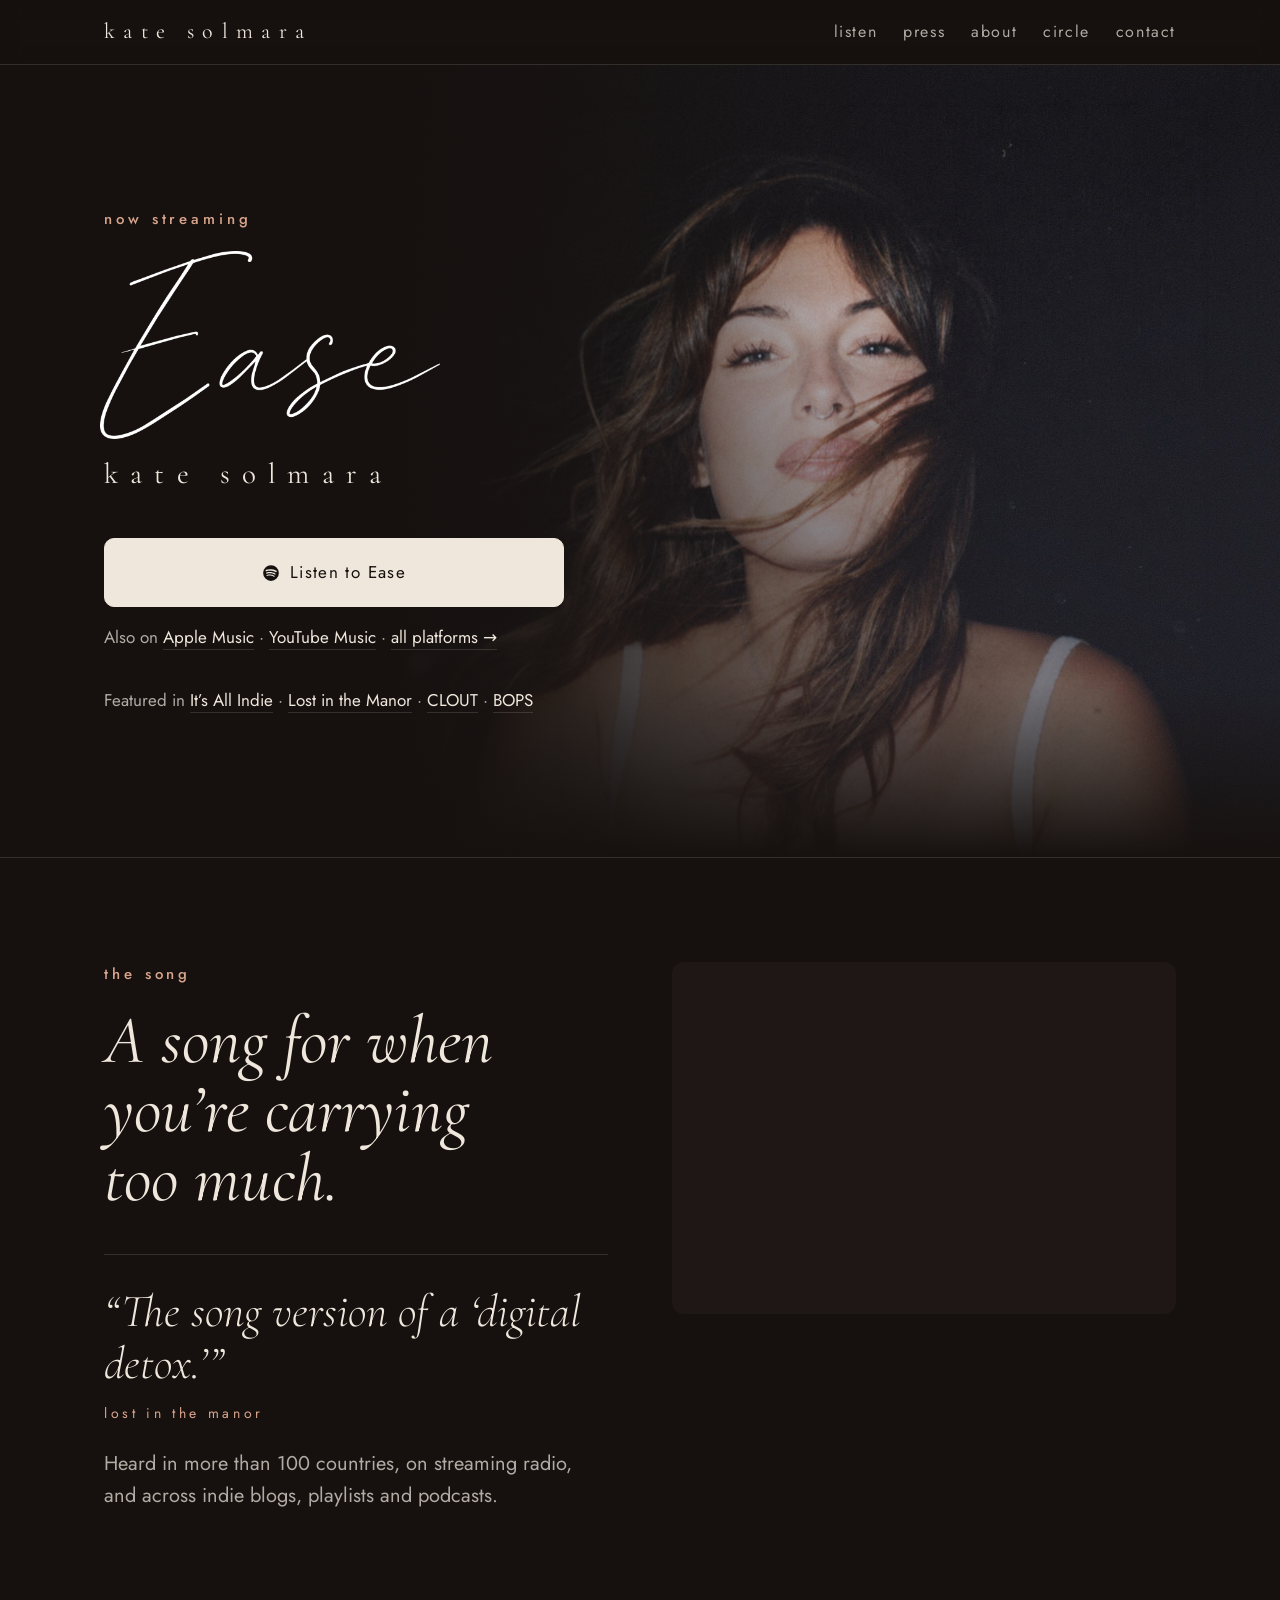
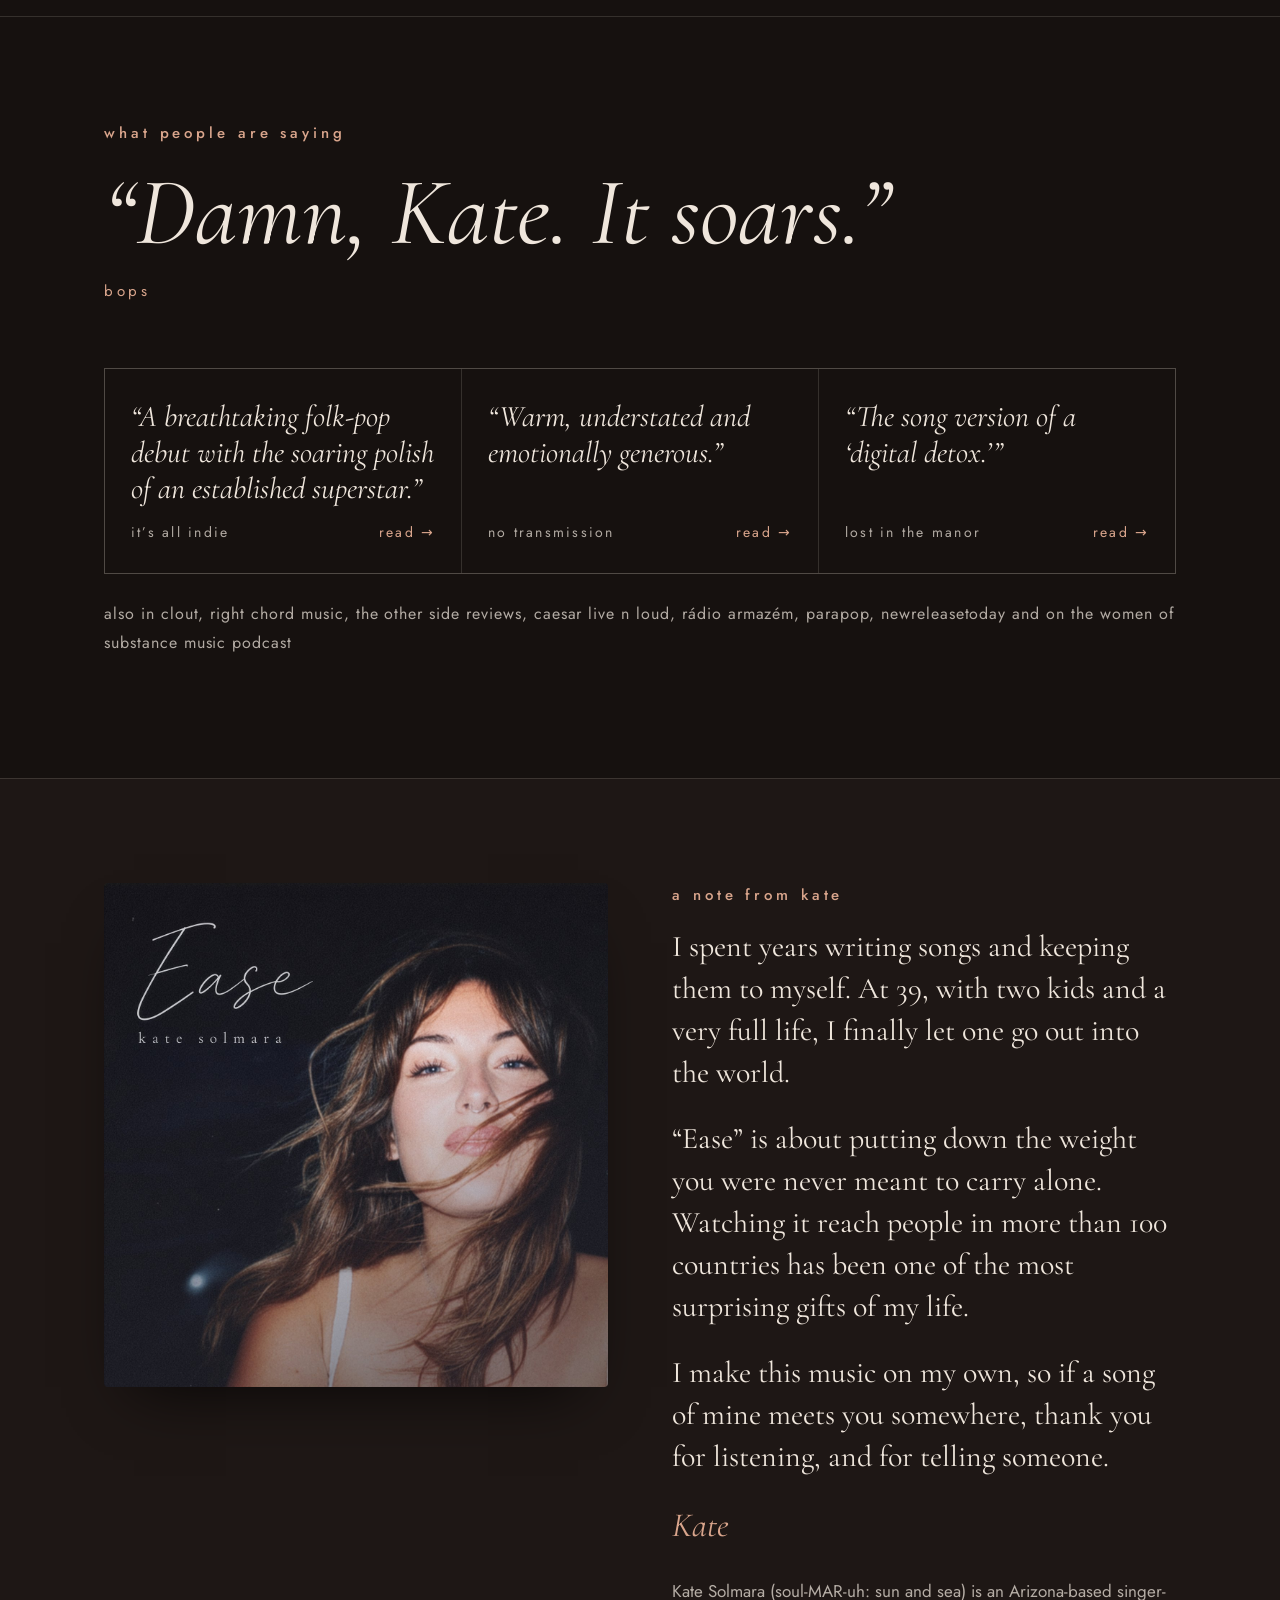
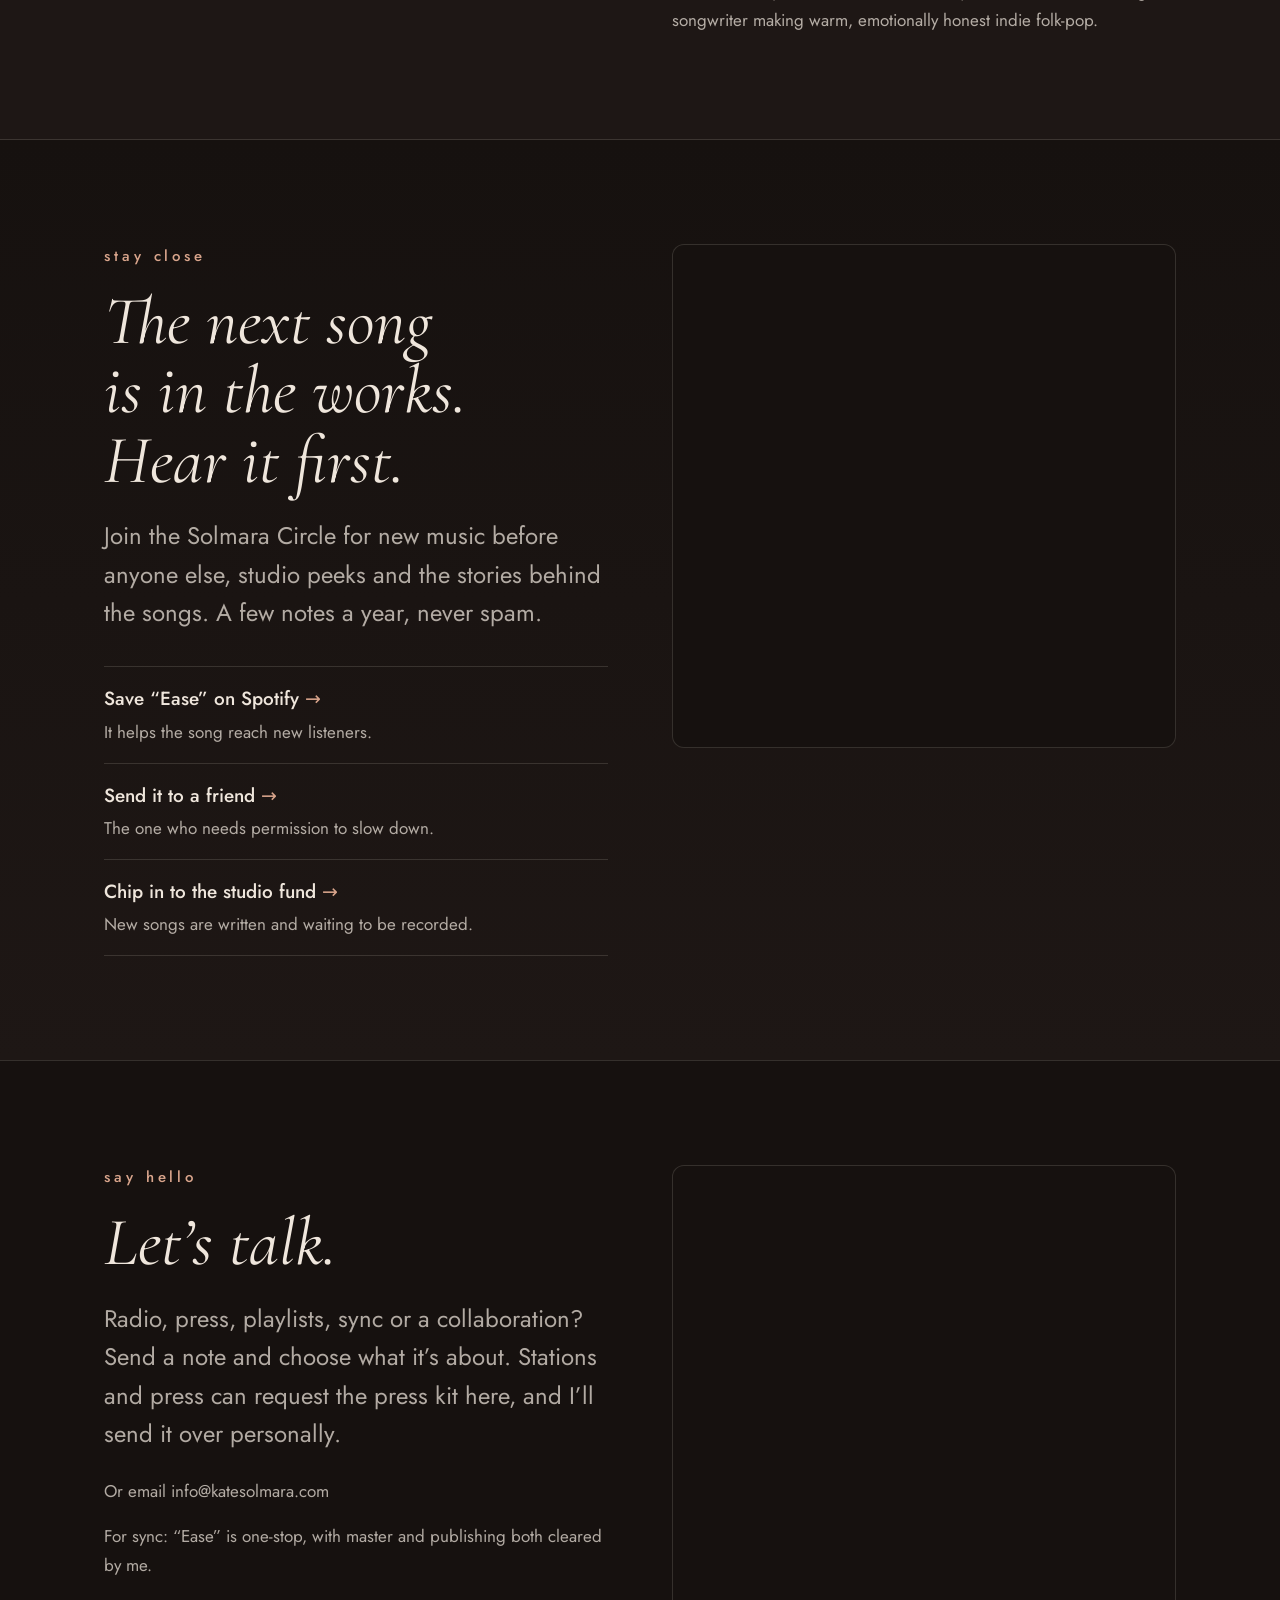
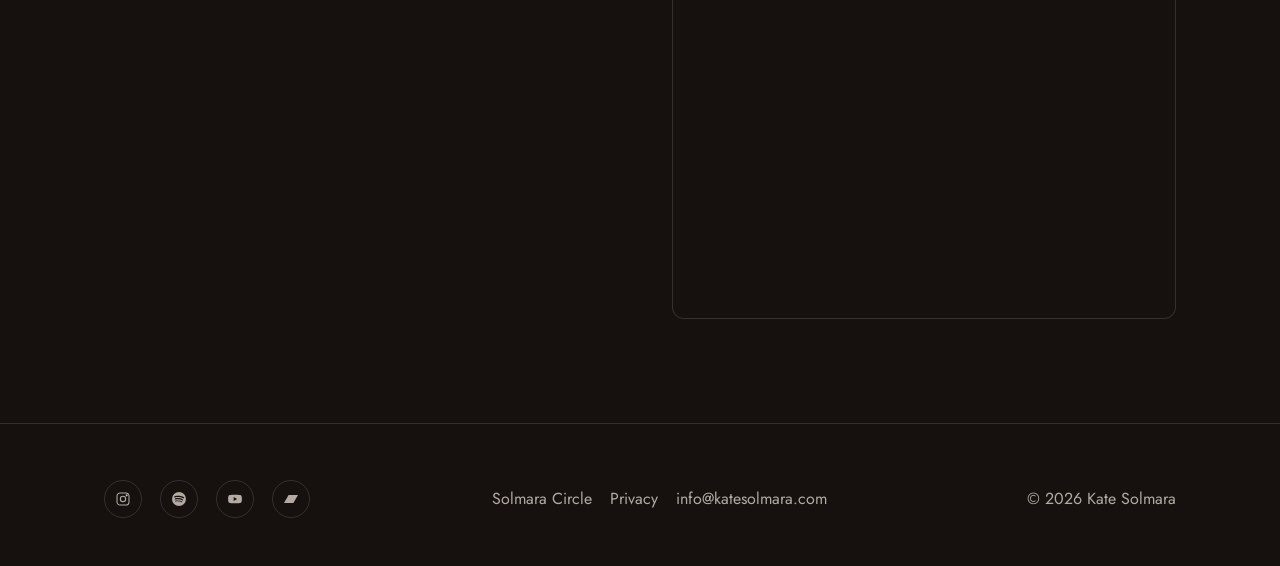
<file: index.html>
<!doctype html>
<html lang="en">
<head>
<meta charset="utf-8">
<script>if(location.hash==="#radio")location.replace("/press-88d32d/");</script>
<meta name="viewport" content="width=device-width,initial-scale=1,viewport-fit=cover">
<title>Kate Solmara | Indie Folk-Pop Singer-Songwriter</title>
<meta name="description" content="Kate Solmara is an Arizona-based indie folk-pop singer-songwriter. Listen to her debut single &ldquo;Ease,&rdquo; read the press, and join the Solmara Circle.">
<link rel="canonical" href="https://katesolmara.com/">
<meta property="og:type" content="music.song">
<meta property="og:site_name" content="Kate Solmara">
<meta property="og:title" content="Kate Solmara | Ease, out now">
<meta property="og:description" content="Warm, emotionally honest indie folk-pop about letting go of the pressure to carry everything alone.">
<meta property="og:url" content="https://katesolmara.com/">
<meta property="og:image" content="https://katesolmara.com/og.jpg">
<meta property="og:image:width" content="1200"><meta property="og:image:height" content="630">
<meta name="twitter:card" content="summary_large_image">
<meta name="theme-color" content="#16110f">
<meta name="color-scheme" content="dark">
<link rel="icon" href="favicon.svg" type="image/svg+xml">
<link rel="icon" href="favicon.png" type="image/png" sizes="192x192">
<link rel="apple-touch-icon" href="apple-touch-icon.png">
<link rel="stylesheet" href="/assets/fonts/fonts.css">
<link rel="preload" as="image" href="img/hero-bg.jpg">
<link rel="stylesheet" href="assets/site.css?v=1795053898">
<script type="application/ld+json">
{"@context":"https://schema.org","@graph":[
{"@type":"MusicGroup","@id":"https://katesolmara.com/#artist","name":"Kate Solmara","url":"https://katesolmara.com/","genre":["Indie Folk","Folk-Pop","Singer-Songwriter"],"description":"Arizona-based singer-songwriter making warm, emotionally honest indie folk-pop.","foundingLocation":{"@type":"Place","name":"Arizona, USA"},"image":"https://katesolmara.com/img/hero-bg.jpg","email":"info@katesolmara.com",
"sameAs":["https://open.spotify.com/artist/51fHBymmKGVNOI3jFbUg5y","https://www.instagram.com/katesolmara","https://youtube.com/@katesolmara","https://katesolmara.bandcamp.com/","https://soundcloud.com/kate-solmara","https://soundbetter.com/profiles/741657-kate-solmara"]},
{"@type":"MusicRecording","name":"Ease","byArtist":{"@id":"https://katesolmara.com/#artist"},"isrcCode":"QT6EA2644595","datePublished":"2026-07-24","genre":"Indie Folk-Pop","producer":{"@type":"Person","name":"Adam Lamb"},"duration":"PT3M41S","recordingOf":{"@type":"MusicComposition","name":"Ease","composer":[{"@type":"Person","name":"Katie Kness"},{"@type":"Person","name":"Adam Lamb"}],"publisher":{"@type":"Organization","name":"Kate Solmara (ASCAP)"}},"url":"https://open.spotify.com/track/4dL2Sv9Ds2yweuXFF7PB9Z","image":"https://katesolmara.com/img/ease-cover.jpg"}
]}
</script>
</head>
<body>
<a class="skip" href="#main">Skip to content</a>

<header class="top">
  <div class="wrap">
    <a class="mark" href="./" aria-label="Kate Solmara, home">kate solmara</a>
    <button class="menu-btn" aria-label="Menu" aria-expanded="false" aria-controls="nav"><svg width="22" height="22" viewBox="0 0 24 24" fill="none" stroke="currentColor" stroke-width="1.5"><path d="M3 7h18M3 12h18M3 17h18"/></svg></button>
    <ul class="nav" id="nav">
      <li><a href="#listen">listen</a></li>
      <li><a href="#press">press</a></li>
      <li><a href="#about">about</a></li>
      <li><a href="#circle">circle</a></li>
      <li><a href="#contact">contact</a></li>
    </ul>
  </div>
</header>

<main id="main">

<!-- HERO: full-width photo with a fade, like the original site -->
<div class="stage" id="home">
  <div class="wrap">
    <div class="stage-copy">
      <span class="eyebrow">now streaming</span>
      <h1 class="script"><img src="img/ease-script.png" width="1100" height="610" alt="Ease"></h1>
      <p class="by">kate solmara</p>
      <a class="btn solid wide" href="https://open.spotify.com/track/4dL2Sv9Ds2yweuXFF7PB9Z" target="_blank" rel="noopener"><svg viewBox="0 0 24 24" fill="currentColor" aria-hidden="true"><path d="M12 1.5a10.5 10.5 0 1 0 0 21 10.5 10.5 0 0 0 0-21Zm4.82 15.15a.65.65 0 0 1-.9.22c-2.46-1.5-5.55-1.84-9.2-1.01a.66.66 0 0 1-.29-1.28c3.99-.91 7.42-.52 10.17 1.16.31.19.41.6.22.91Zm1.28-2.86a.82.82 0 0 1-1.12.27c-2.82-1.73-7.11-2.23-10.44-1.22a.82.82 0 1 1-.47-1.57c3.8-1.15 8.53-.59 11.77 1.4.38.24.5.74.26 1.12Zm.11-2.97C14.83 8.8 9.27 8.62 6.05 9.6a.98.98 0 1 1-.57-1.88c3.7-1.12 9.84-.9 13.72 1.4a.98.98 0 0 1-1 1.7Z"/></svg>Listen to Ease</a>
      <p class="small">Also on <a href="https://music.apple.com/us/album/ease-single/6783796052" target="_blank" rel="noopener">Apple Music</a> &middot; <a href="https://youtube.com/playlist?list=OLAK5uy_np-Cn9tp_U005yZtq_b2IC5vSrduQ6R5E" target="_blank" rel="noopener">YouTube Music</a> &middot; <a href="streaming/">all platforms &rarr;</a></p>
      <p class="small press-line">Featured in <a href="#press">It&rsquo;s All Indie</a> &middot; <a href="#press">Lost in the Manor</a> &middot; <a href="#press">CLOUT</a> &middot; <a href="#press">BOPS</a></p>
    </div>
  </div>
</div>

<!-- LISTEN -->
<section id="listen">
  <div class="wrap split">
    <div>
      <span class="eyebrow">the song</span>
      <h2>A song for when you&rsquo;re carrying too much.</h2>
      <figure class="note-quote">
        <blockquote>&ldquo;The song version of a &lsquo;digital detox.&rsquo;&rdquo;</blockquote>
        <figcaption>Lost in the Manor</figcaption>
      </figure>
      <p class="heard">Heard in more than 100 countries, on streaming radio, and across indie blogs, playlists and podcasts.</p>
    </div>
    <div class="player">
      <iframe title="Listen to Ease by Kate Solmara on Spotify" src="https://open.spotify.com/embed/track/4dL2Sv9Ds2yweuXFF7PB9Z?utm_source=generator&amp;theme=0" loading="lazy" allow="autoplay; clipboard-write; encrypted-media; fullscreen; picture-in-picture"></iframe>
    </div>
  </div>
</section>

<!-- PRESS -->
<section id="press">
  <div class="wrap">
    <span class="eyebrow">what people are saying</span>
    <p class="feature-quote">&ldquo;Damn, Kate. It soars.&rdquo;</p>
    <p class="feature-cite">bops</p>
    <div class="quotes three">
      <div class="q"><blockquote>&ldquo;A breathtaking folk-pop debut with the soaring polish of an established superstar.&rdquo;</blockquote><div class="src"><span>it&rsquo;s all indie</span><a href="http://www.itsallindie.com/2026/08/kate-solmara-shares-her-stunning-debut.html" target="_blank" rel="noopener">read &rarr;</a></div></div>
      <div class="q"><blockquote>&ldquo;Warm, understated and emotionally generous.&rdquo;</blockquote><div class="src"><span>no transmission</span><a href="https://notransmission.com/kate-solmara-finds-strength-in-letting-go-on-ease/" target="_blank" rel="noopener">read &rarr;</a></div></div>
      <div class="q"><blockquote>&ldquo;The song version of a &lsquo;digital detox.&rsquo;&rdquo;</blockquote><div class="src"><span>lost in the manor</span><a href="https://www.lostinthemanor.co.uk/blog/kate-solmara-lands-the-perfect-musical-breather-in-her-debut-single-ease" target="_blank" rel="noopener">read &rarr;</a></div></div>
    </div>
    <p class="also">also in clout, right chord music, the other side reviews, caesar live n loud, r&aacute;dio armaz&eacute;m, parapop, newreleasetoday and on the women of substance music podcast</p>
  </div>
</section>

<!-- ABOUT / NOTE -->
<section class="note" id="about">
  <div class="wrap split">
    <figure class="cover-art"><img src="img/ease-cover.jpg" width="1400" height="1400" loading="lazy" alt="Ease single cover art by Kate Solmara"></figure>
    <div>
      <span class="eyebrow">a note from kate</span>
      <div class="letter">
        <p>I spent years writing songs and keeping them to myself. At 39, with two kids and a very full life, I finally let one go out into the world.</p>
        <p>&ldquo;Ease&rdquo; is about putting down the weight you were never meant to carry alone. Watching it reach people in more than 100 countries has been one of the most surprising gifts of my life.</p>
        <p>I make this music on my own, so if a song of mine meets you somewhere, thank you for listening, and for telling someone.</p>
        <p class="sig">Kate</p>
      </div>
      <p class="small" style="margin-top:18px">Kate Solmara (soul-MAR-uh: sun and sea) is an Arizona-based singer-songwriter making warm, emotionally honest indie folk-pop.</p>
    </div>
  </div>
</section>

<!-- CIRCLE + WAYS TO HELP -->
<section class="circle" id="circle">
  <div class="wrap split">
    <div>
      <span class="eyebrow">stay close</span>
      <h2>The next song is in the works. Hear it first.</h2>
      <p class="lede" style="margin-top:22px">Join the Solmara Circle for new music before anyone else, studio peeks and the stories behind the songs. A few notes a year, never spam.</p>
      <ul class="helps" id="help">
        <li><a href="https://open.spotify.com/track/4dL2Sv9Ds2yweuXFF7PB9Z" target="_blank" rel="noopener"><b>Save &ldquo;Ease&rdquo; on Spotify</b><span>It helps the song reach new listeners.</span></a></li>
        <li><button type="button" id="share-ease"><b>Send it to a friend</b><span id="share-label">The one who needs permission to slow down.</span></button></li>
        <li><a href="https://www.paypal.com/ncp/payment/QY9HHDEDWUB3A" target="_blank" rel="noopener"><b>Chip in to the studio fund</b><span>New songs are written and waiting to be recorded.</span></a></li>
      </ul>
    </div>
    <div class="panel">
      <iframe class="tally" data-tally-src="https://tally.so/embed/8NqzXA?alignLeft=1&amp;hideTitle=1&amp;transparentBackground=1&amp;dynamicHeight=1&amp;source=home" loading="lazy" title="Join the Solmara Circle"></iframe>
    </div>
  </div>
</section>

<!-- CONTACT -->
<section class="contact" id="contact">
  <span id="radio"></span>
  <div class="wrap split">
    <div>
      <span class="eyebrow">say hello</span>
      <h2>Let&rsquo;s talk.</h2>
      <p class="lede" style="margin-top:22px">Radio, press, playlists, sync or a collaboration? Send a note and choose what it&rsquo;s about. Stations and press can request the press kit here, and I&rsquo;ll send it over personally.</p>
      <p class="small">Or email info@katesolmara.com</p>
      <p class="small">For sync: &ldquo;Ease&rdquo; is one-stop, with master and publishing both cleared by me.</p>
    </div>
    <div class="panel">
      <iframe class="tally" data-tally-src="https://tally.so/embed/0Vd7KZ?alignLeft=1&amp;hideTitle=1&amp;transparentBackground=1&amp;dynamicHeight=1&amp;source=home" loading="lazy" title="Contact Kate Solmara"></iframe>
    </div>
  </div>
</section>

</main>

<footer>
  <div class="wrap">
    <ul class="socials">
      <li><a href="https://www.instagram.com/katesolmara" target="_blank" rel="noopener" aria-label="Instagram"><svg viewBox="0 0 24 24" fill="none" stroke="currentColor" stroke-width="1.6"><rect x="3" y="3" width="18" height="18" rx="5"/><circle cx="12" cy="12" r="4"/><circle cx="17.5" cy="6.5" r=".8" fill="currentColor"/></svg></a></li>
      <li><a href="https://open.spotify.com/artist/51fHBymmKGVNOI3jFbUg5y" target="_blank" rel="noopener" aria-label="Spotify"><svg viewBox="0 0 24 24" fill="currentColor"><path d="M12 1.5a10.5 10.5 0 1 0 0 21 10.5 10.5 0 0 0 0-21Zm4.82 15.15a.65.65 0 0 1-.9.22c-2.46-1.5-5.55-1.84-9.2-1.01a.66.66 0 0 1-.29-1.28c3.99-.91 7.42-.52 10.17 1.16.31.19.41.6.22.91Zm1.28-2.86a.82.82 0 0 1-1.12.27c-2.82-1.73-7.11-2.23-10.44-1.22a.82.82 0 1 1-.47-1.57c3.8-1.15 8.53-.59 11.77 1.4.38.24.5.74.26 1.12Zm.11-2.97C14.83 8.8 9.27 8.62 6.05 9.6a.98.98 0 1 1-.57-1.88c3.7-1.12 9.84-.9 13.72 1.4a.98.98 0 0 1-1 1.7Z"/></svg></a></li>
      <li><a href="https://youtube.com/@katesolmara" target="_blank" rel="noopener" aria-label="YouTube"><svg viewBox="0 0 24 24" fill="currentColor"><path d="M22 8.2a3 3 0 0 0-2.1-2.1C18 5.6 12 5.6 12 5.6s-6 0-7.9.5A3 3 0 0 0 2 8.2 31 31 0 0 0 1.6 12 31 31 0 0 0 2 15.8a3 3 0 0 0 2.1 2.1c1.9.5 7.9.5 7.9.5s6 0 7.9-.5a3 3 0 0 0 2.1-2.1c.4-1.2.4-3.8.4-3.8s0-2.6-.4-3.8ZM10 15V9l5.2 3L10 15Z"/></svg></a></li>
      <li><a href="https://katesolmara.bandcamp.com/" target="_blank" rel="noopener" aria-label="Bandcamp"><svg viewBox="0 0 24 24" fill="currentColor"><path d="M8.4 6h14.1l-6.9 12H1.5z"/></svg></a></li>
    </ul>
    <nav><a href="circle/">Solmara Circle</a><a href="privacy/">Privacy</a><a href="mailto:info@katesolmara.com">info@katesolmara.com</a></nav>
    <span>&copy; 2026 Kate Solmara</span>
  </div>
</footer>

<script src="assets/site.js?v=1795053898" defer></script>
<!-- Cloudflare Web Analytics --><script defer src="https://static.cloudflareinsights.com/beacon.min.js" data-cf-beacon='{"token": "7d9aa6a9686b418c93f069ccfbeac514"}'></script><!-- End Cloudflare Web Analytics -->
</body>
</html>
</file>
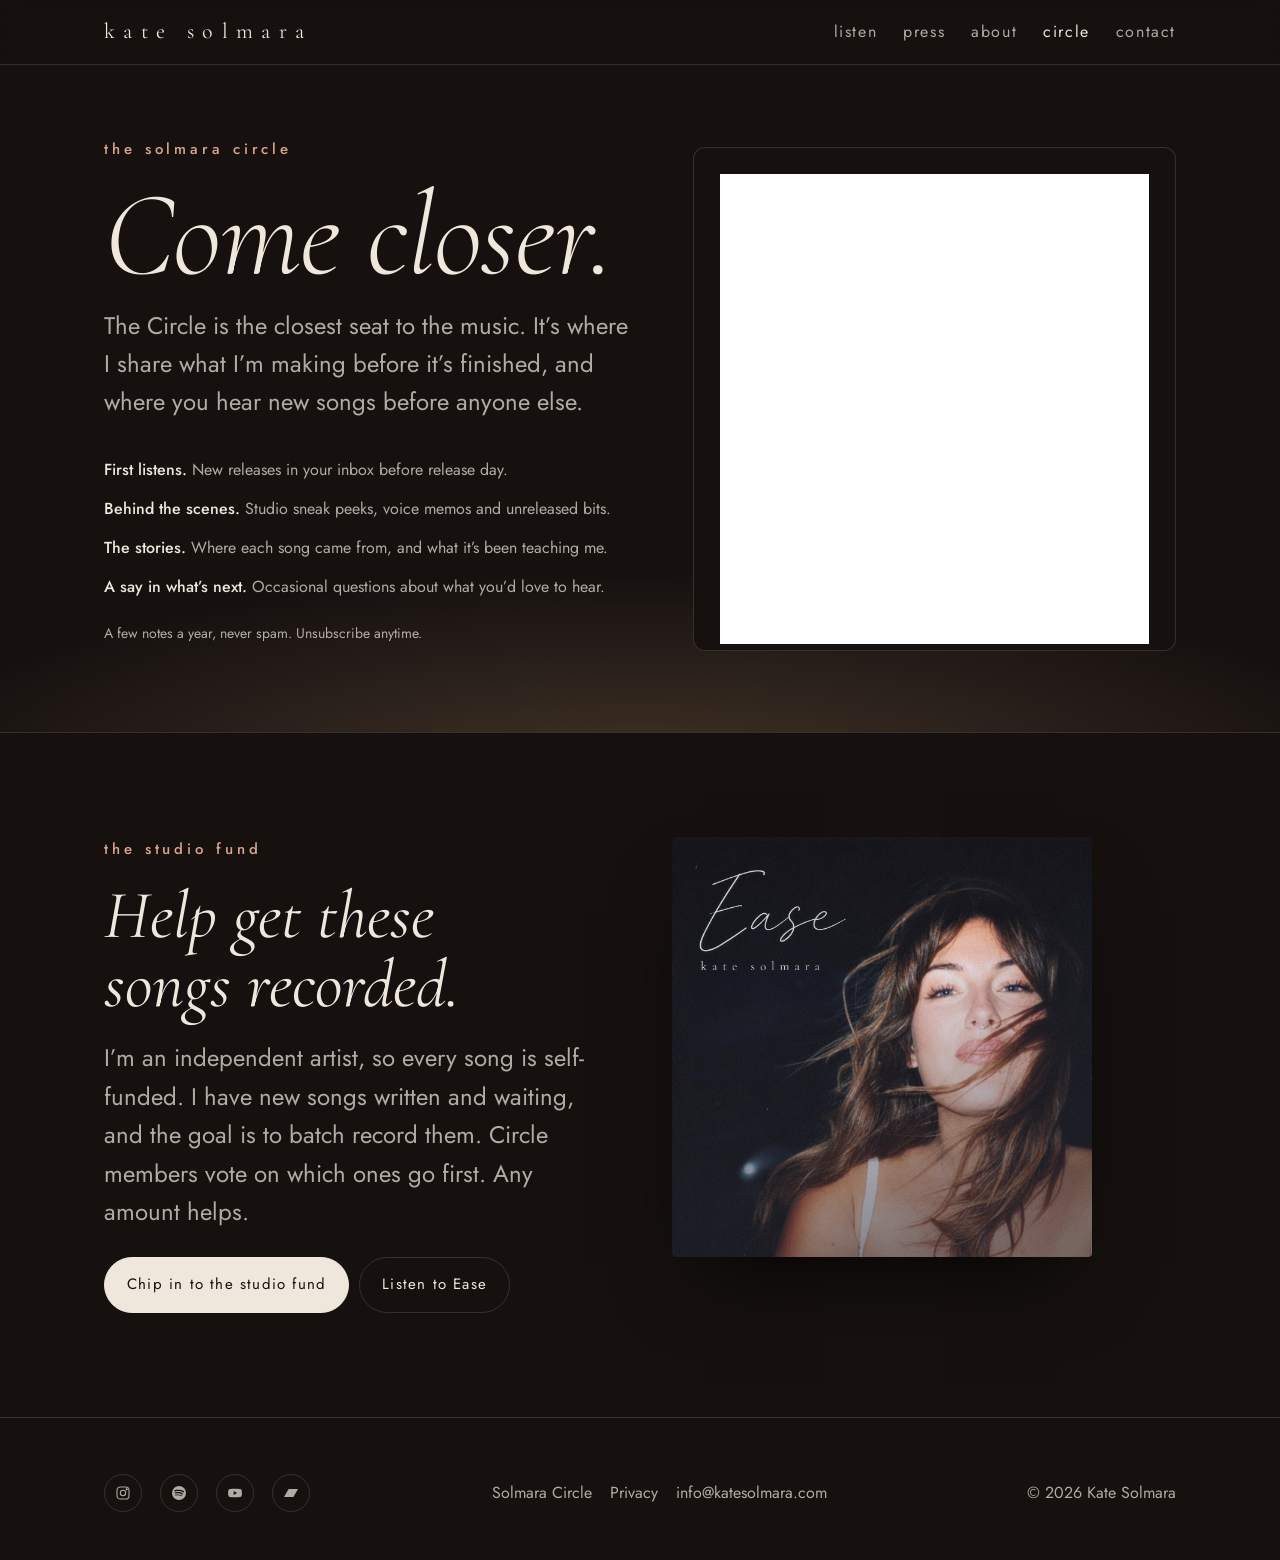
<file: circle/index.html>
<!doctype html>
<html lang="en">
<head>
<meta charset="utf-8">
<meta name="viewport" content="width=device-width,initial-scale=1,viewport-fit=cover">
<title>The Solmara Circle | Kate Solmara</title>
<meta name="description" content="Join the Solmara Circle for new songs first, studio sneak peeks, unreleased bits and the stories behind Kate Solmara&rsquo;s music.">
<link rel="canonical" href="https://katesolmara.com/circle/">
<meta property="og:type" content="website">
<meta property="og:site_name" content="Kate Solmara">
<meta property="og:title" content="The Solmara Circle | Kate Solmara">
<meta property="og:description" content="Join the Solmara Circle for new songs first, studio sneak peeks, unreleased bits and the stories behind Kate Solmara&rsquo;s music.">
<meta property="og:url" content="https://katesolmara.com/circle/">
<meta property="og:image" content="https://katesolmara.com/og.jpg">
<meta property="og:image:width" content="1200"><meta property="og:image:height" content="630">
<meta name="twitter:card" content="summary_large_image">
<meta name="theme-color" content="#16110f">
<meta name="color-scheme" content="dark">
<link rel="icon" href="../favicon.svg" type="image/svg+xml">
<link rel="icon" href="../favicon.png" type="image/png" sizes="192x192">
<link rel="apple-touch-icon" href="../apple-touch-icon.png">
<link rel="stylesheet" href="/assets/fonts/fonts.css">
<link rel="stylesheet" href="../assets/site.css?v=1793415902">
</head>
<body>
<a class="skip" href="#main">Skip to content</a>

<header class="top">
  <div class="wrap">
    <a class="mark" href="../" aria-label="Kate Solmara, home">kate solmara</a>
    <button class="menu-btn" aria-label="Menu" aria-expanded="false" aria-controls="nav"><svg width="22" height="22" viewBox="0 0 24 24" fill="none" stroke="currentColor" stroke-width="1.5"><path d="M3 7h18M3 12h18M3 17h18"/></svg></button>
    <ul class="nav" id="nav">
      <li><a href="../#listen">listen</a></li>
      <li><a href="../#press">press</a></li>
      <li><a href="../#about">about</a></li>
      <li><a href="../circle/" aria-current="page">circle</a></li>
      <li><a href="../#contact">contact</a></li>
    </ul>
  </div>
</header>

<main id="main">
<div class="hero" style="padding-bottom:72px">
  <div class="wrap">
    <div>
      <span class="eyebrow">the solmara circle</span>
      <h1 style="font-size:clamp(64px,10vw,120px)">Come closer.</h1>
      <p class="lede" style="margin-top:18px">The Circle is the closest seat to the music. It&rsquo;s where I share what I&rsquo;m making before it&rsquo;s finished, and where you hear new songs before anyone else.</p>
      <ul class="credits" style="font-size:16px;gap:12px;margin-top:30px">
        <li><b>First listens.</b> New releases in your inbox before release day.</li>
        <li><b>Behind the scenes.</b> Studio sneak peeks, voice memos and unreleased bits.</li>
        <li><b>The stories.</b> Where each song came from, and what it&rsquo;s been teaching me.</li>
        <li><b>A say in what&rsquo;s next.</b> Occasional questions about what you&rsquo;d love to hear.</li>
      </ul>
      <p style="color:var(--cream-dim);font-size:14px;margin-top:22px">A few notes a year, never spam. Unsubscribe anytime.</p>
    </div>
    <div class="panel">
      <iframe class="tally" data-tally-src="https://tally.so/embed/8NqzXA?alignLeft=1&amp;hideTitle=1&amp;transparentBackground=1&amp;dynamicHeight=1&amp;source=circle" loading="lazy" title="Join the Solmara Circle"></iframe>
    </div>
  </div>
</div>

<section>
  <div class="wrap split">
    <div>
      <span class="eyebrow">the studio fund</span>
      <h2>Help get these songs recorded.</h2>
      <p class="lede" style="margin-top:20px">I&rsquo;m an independent artist, so every song is self-funded. I have new songs written and waiting, and the goal is to batch record them. Circle members vote on which ones go first. Any amount helps.</p>
      <div class="btns" style="margin-top:26px"><a class="btn solid" href="https://www.paypal.com/ncp/payment/QY9HHDEDWUB3A" target="_blank" rel="noopener">Chip in to the studio fund</a><a class="btn" href="../#listen">Listen to Ease</a></div>
    </div>
    <figure class="cover" style="margin:0;max-width:420px"><img src="../img/ease-cover.jpg" width="1400" height="1400" loading="lazy" alt="Ease single cover art by Kate Solmara"></figure>
  </div>
</section>

</main>

<footer>
  <div class="wrap">
    <ul class="socials">
      <li><a href="https://www.instagram.com/katesolmara" target="_blank" rel="noopener" aria-label="Instagram"><svg viewBox="0 0 24 24" fill="none" stroke="currentColor" stroke-width="1.6"><rect x="3" y="3" width="18" height="18" rx="5"/><circle cx="12" cy="12" r="4"/><circle cx="17.5" cy="6.5" r=".8" fill="currentColor"/></svg></a></li>
      <li><a href="https://open.spotify.com/artist/51fHBymmKGVNOI3jFbUg5y" target="_blank" rel="noopener" aria-label="Spotify"><svg viewBox="0 0 24 24" fill="currentColor"><path d="M12 1.5a10.5 10.5 0 1 0 0 21 10.5 10.5 0 0 0 0-21Zm4.82 15.15a.65.65 0 0 1-.9.22c-2.46-1.5-5.55-1.84-9.2-1.01a.66.66 0 0 1-.29-1.28c3.99-.91 7.42-.52 10.17 1.16.31.19.41.6.22.91Zm1.28-2.86a.82.82 0 0 1-1.12.27c-2.82-1.73-7.11-2.23-10.44-1.22a.82.82 0 1 1-.47-1.57c3.8-1.15 8.53-.59 11.77 1.4.38.24.5.74.26 1.12Zm.11-2.97C14.83 8.8 9.27 8.62 6.05 9.6a.98.98 0 1 1-.57-1.88c3.7-1.12 9.84-.9 13.72 1.4a.98.98 0 0 1-1 1.7Z"/></svg></a></li>
      <li><a href="https://youtube.com/@katesolmara" target="_blank" rel="noopener" aria-label="YouTube"><svg viewBox="0 0 24 24" fill="currentColor"><path d="M22 8.2a3 3 0 0 0-2.1-2.1C18 5.6 12 5.6 12 5.6s-6 0-7.9.5A3 3 0 0 0 2 8.2 31 31 0 0 0 1.6 12 31 31 0 0 0 2 15.8a3 3 0 0 0 2.1 2.1c1.9.5 7.9.5 7.9.5s6 0 7.9-.5a3 3 0 0 0 2.1-2.1c.4-1.2.4-3.8.4-3.8s0-2.6-.4-3.8ZM10 15V9l5.2 3L10 15Z"/></svg></a></li>
      <li><a href="https://katesolmara.bandcamp.com/" target="_blank" rel="noopener" aria-label="Bandcamp"><svg viewBox="0 0 24 24" fill="currentColor"><path d="M8.4 6h14.1l-6.9 12H1.5z"/></svg></a></li>
    </ul>
    <nav><a href="../circle/">Solmara Circle</a><a href="../privacy/">Privacy</a><a href="mailto:info@katesolmara.com">info@katesolmara.com</a></nav>
    <span>&copy; 2026 Kate Solmara</span>
  </div>
</footer>

<script src="../assets/site.js?v=1793415902" defer></script>
<!-- Cloudflare Web Analytics --><script defer src="https://static.cloudflareinsights.com/beacon.min.js" data-cf-beacon='{"token": "7d9aa6a9686b418c93f069ccfbeac514"}'></script><!-- End Cloudflare Web Analytics -->
</body>
</html>
</file>
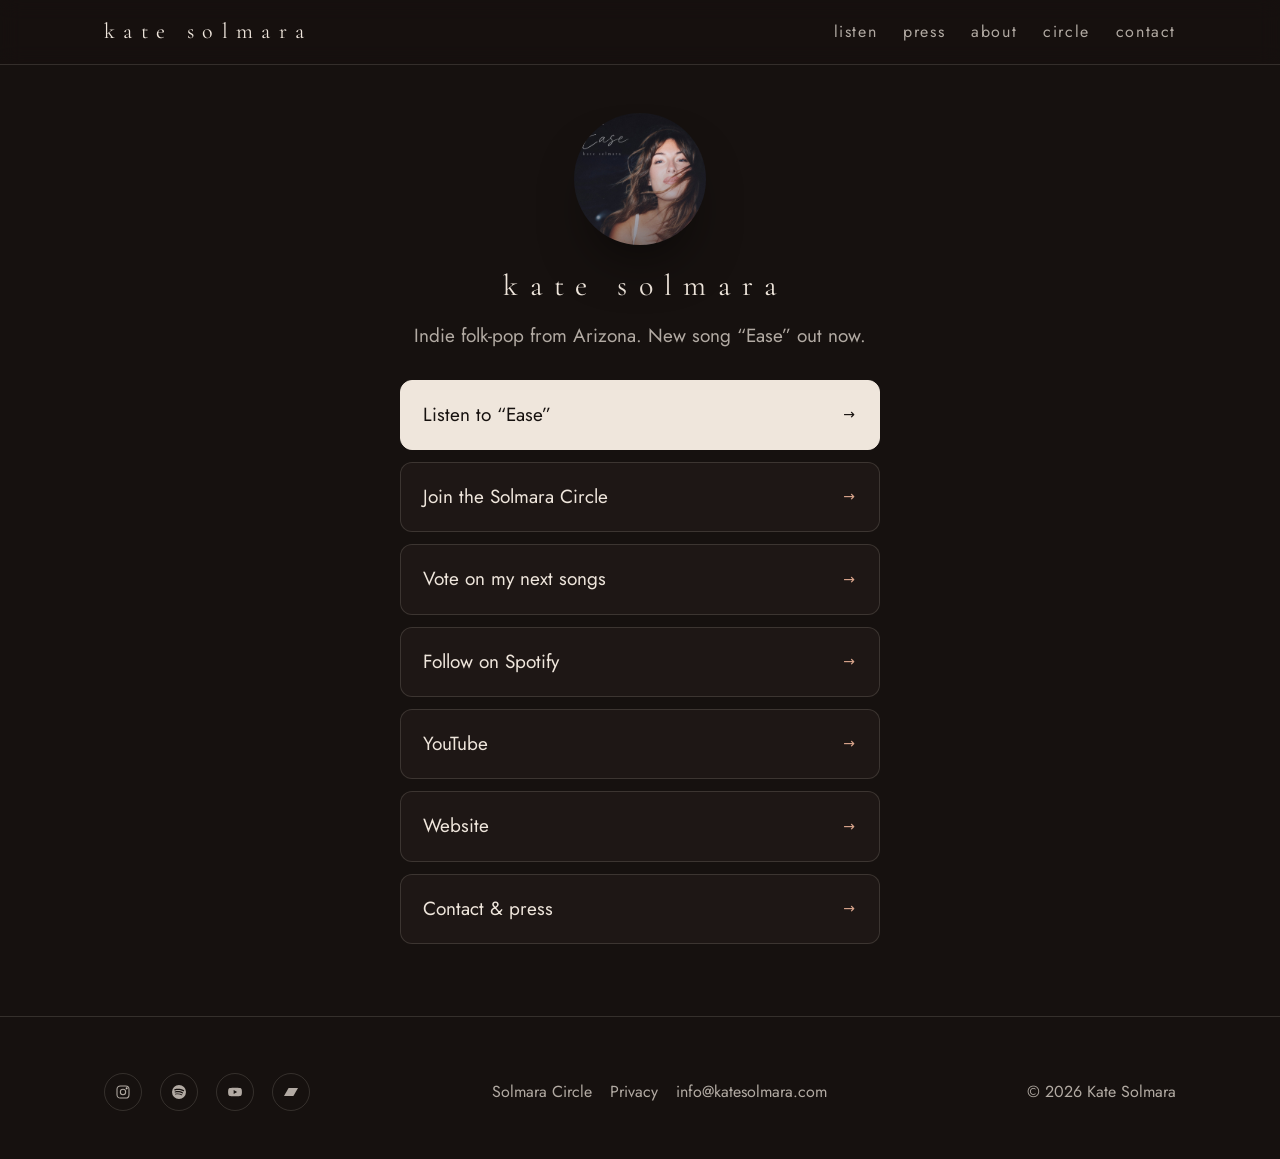
<file: links/index.html>
<!doctype html>
<html lang="en">
<head>
<meta charset="utf-8">
<meta name="viewport" content="width=device-width,initial-scale=1,viewport-fit=cover">
<title>Kate Solmara | Links</title>
<meta name="description" content="Listen to &ldquo;Ease,&rdquo; join the Solmara Circle and keep up with Kate Solmara.">
<link rel="canonical" href="https://katesolmara.com/links/">
<meta property="og:type" content="website">
<meta property="og:site_name" content="Kate Solmara">
<meta property="og:title" content="Kate Solmara | Links">
<meta property="og:description" content="Listen to &ldquo;Ease,&rdquo; join the Solmara Circle and keep up with Kate Solmara.">
<meta property="og:url" content="https://katesolmara.com/links/">
<meta property="og:image" content="https://katesolmara.com/og.jpg">
<meta property="og:image:width" content="1200"><meta property="og:image:height" content="630">
<meta name="twitter:card" content="summary_large_image">
<meta name="theme-color" content="#16110f">
<meta name="color-scheme" content="dark">
<link rel="icon" href="../favicon.svg" type="image/svg+xml">
<link rel="icon" href="../favicon.png" type="image/png" sizes="192x192">
<link rel="apple-touch-icon" href="../apple-touch-icon.png">
<link rel="stylesheet" href="/assets/fonts/fonts.css">
<link rel="stylesheet" href="../assets/site.css?v=1793415902">
</head>
<body>
<a class="skip" href="#main">Skip to content</a>

<header class="top">
  <div class="wrap">
    <a class="mark" href="../" aria-label="Kate Solmara, home">kate solmara</a>
    <button class="menu-btn" aria-label="Menu" aria-expanded="false" aria-controls="nav"><svg width="22" height="22" viewBox="0 0 24 24" fill="none" stroke="currentColor" stroke-width="1.5"><path d="M3 7h18M3 12h18M3 17h18"/></svg></button>
    <ul class="nav" id="nav">
      <li><a href="../#listen">listen</a></li>
      <li><a href="../#press">press</a></li>
      <li><a href="../#about">about</a></li>
      <li><a href="../circle/">circle</a></li>
      <li><a href="../#contact">contact</a></li>
    </ul>
  </div>
</header>

<main id="main">
<div class="linkpage">
  <img class="lp-art round" src="../img/ease-cover.jpg" width="1400" height="1400" alt="Kate Solmara">
  <h1 class="lp-name">kate solmara</h1>
  <p class="lp-note">Indie folk-pop from Arizona. New song &ldquo;Ease&rdquo; out now.</p>
  <div class="lp-list">
    <a class="lp-btn primary" href="../streaming/"><span>Listen to &ldquo;Ease&rdquo;</span><em>&rarr;</em></a>
    <a class="lp-btn" href="../circle/"><span>Join the Solmara Circle</span><em>&rarr;</em></a>
    <a class="lp-btn" href="../songlog/"><span>Vote on my next songs</span><em>&rarr;</em></a>
    <a class="lp-btn" href="https://open.spotify.com/artist/51fHBymmKGVNOI3jFbUg5y" target="_blank" rel="noopener"><span>Follow on Spotify</span><em>&rarr;</em></a>
    <a class="lp-btn" href="https://youtube.com/@katesolmara" target="_blank" rel="noopener"><span>YouTube</span><em>&rarr;</em></a>
    <a class="lp-btn" href="../"><span>Website</span><em>&rarr;</em></a>
    <a class="lp-btn" href="../#contact"><span>Contact &amp; press</span><em>&rarr;</em></a>
  </div>
</div>

</main>

<footer>
  <div class="wrap">
    <ul class="socials">
      <li><a href="https://www.instagram.com/katesolmara" target="_blank" rel="noopener" aria-label="Instagram"><svg viewBox="0 0 24 24" fill="none" stroke="currentColor" stroke-width="1.6"><rect x="3" y="3" width="18" height="18" rx="5"/><circle cx="12" cy="12" r="4"/><circle cx="17.5" cy="6.5" r=".8" fill="currentColor"/></svg></a></li>
      <li><a href="https://open.spotify.com/artist/51fHBymmKGVNOI3jFbUg5y" target="_blank" rel="noopener" aria-label="Spotify"><svg viewBox="0 0 24 24" fill="currentColor"><path d="M12 1.5a10.5 10.5 0 1 0 0 21 10.5 10.5 0 0 0 0-21Zm4.82 15.15a.65.65 0 0 1-.9.22c-2.46-1.5-5.55-1.84-9.2-1.01a.66.66 0 0 1-.29-1.28c3.99-.91 7.42-.52 10.17 1.16.31.19.41.6.22.91Zm1.28-2.86a.82.82 0 0 1-1.12.27c-2.82-1.73-7.11-2.23-10.44-1.22a.82.82 0 1 1-.47-1.57c3.8-1.15 8.53-.59 11.77 1.4.38.24.5.74.26 1.12Zm.11-2.97C14.83 8.8 9.27 8.62 6.05 9.6a.98.98 0 1 1-.57-1.88c3.7-1.12 9.84-.9 13.72 1.4a.98.98 0 0 1-1 1.7Z"/></svg></a></li>
      <li><a href="https://youtube.com/@katesolmara" target="_blank" rel="noopener" aria-label="YouTube"><svg viewBox="0 0 24 24" fill="currentColor"><path d="M22 8.2a3 3 0 0 0-2.1-2.1C18 5.6 12 5.6 12 5.6s-6 0-7.9.5A3 3 0 0 0 2 8.2 31 31 0 0 0 1.6 12 31 31 0 0 0 2 15.8a3 3 0 0 0 2.1 2.1c1.9.5 7.9.5 7.9.5s6 0 7.9-.5a3 3 0 0 0 2.1-2.1c.4-1.2.4-3.8.4-3.8s0-2.6-.4-3.8ZM10 15V9l5.2 3L10 15Z"/></svg></a></li>
      <li><a href="https://katesolmara.bandcamp.com/" target="_blank" rel="noopener" aria-label="Bandcamp"><svg viewBox="0 0 24 24" fill="currentColor"><path d="M8.4 6h14.1l-6.9 12H1.5z"/></svg></a></li>
    </ul>
    <nav><a href="../circle/">Solmara Circle</a><a href="../privacy/">Privacy</a><a href="mailto:info@katesolmara.com">info@katesolmara.com</a></nav>
    <span>&copy; 2026 Kate Solmara</span>
  </div>
</footer>

<script src="../assets/site.js?v=1793415902" defer></script>
<!-- Cloudflare Web Analytics --><script defer src="https://static.cloudflareinsights.com/beacon.min.js" data-cf-beacon='{"token": "7d9aa6a9686b418c93f069ccfbeac514"}'></script><!-- End Cloudflare Web Analytics -->
</body>
</html>
</file>
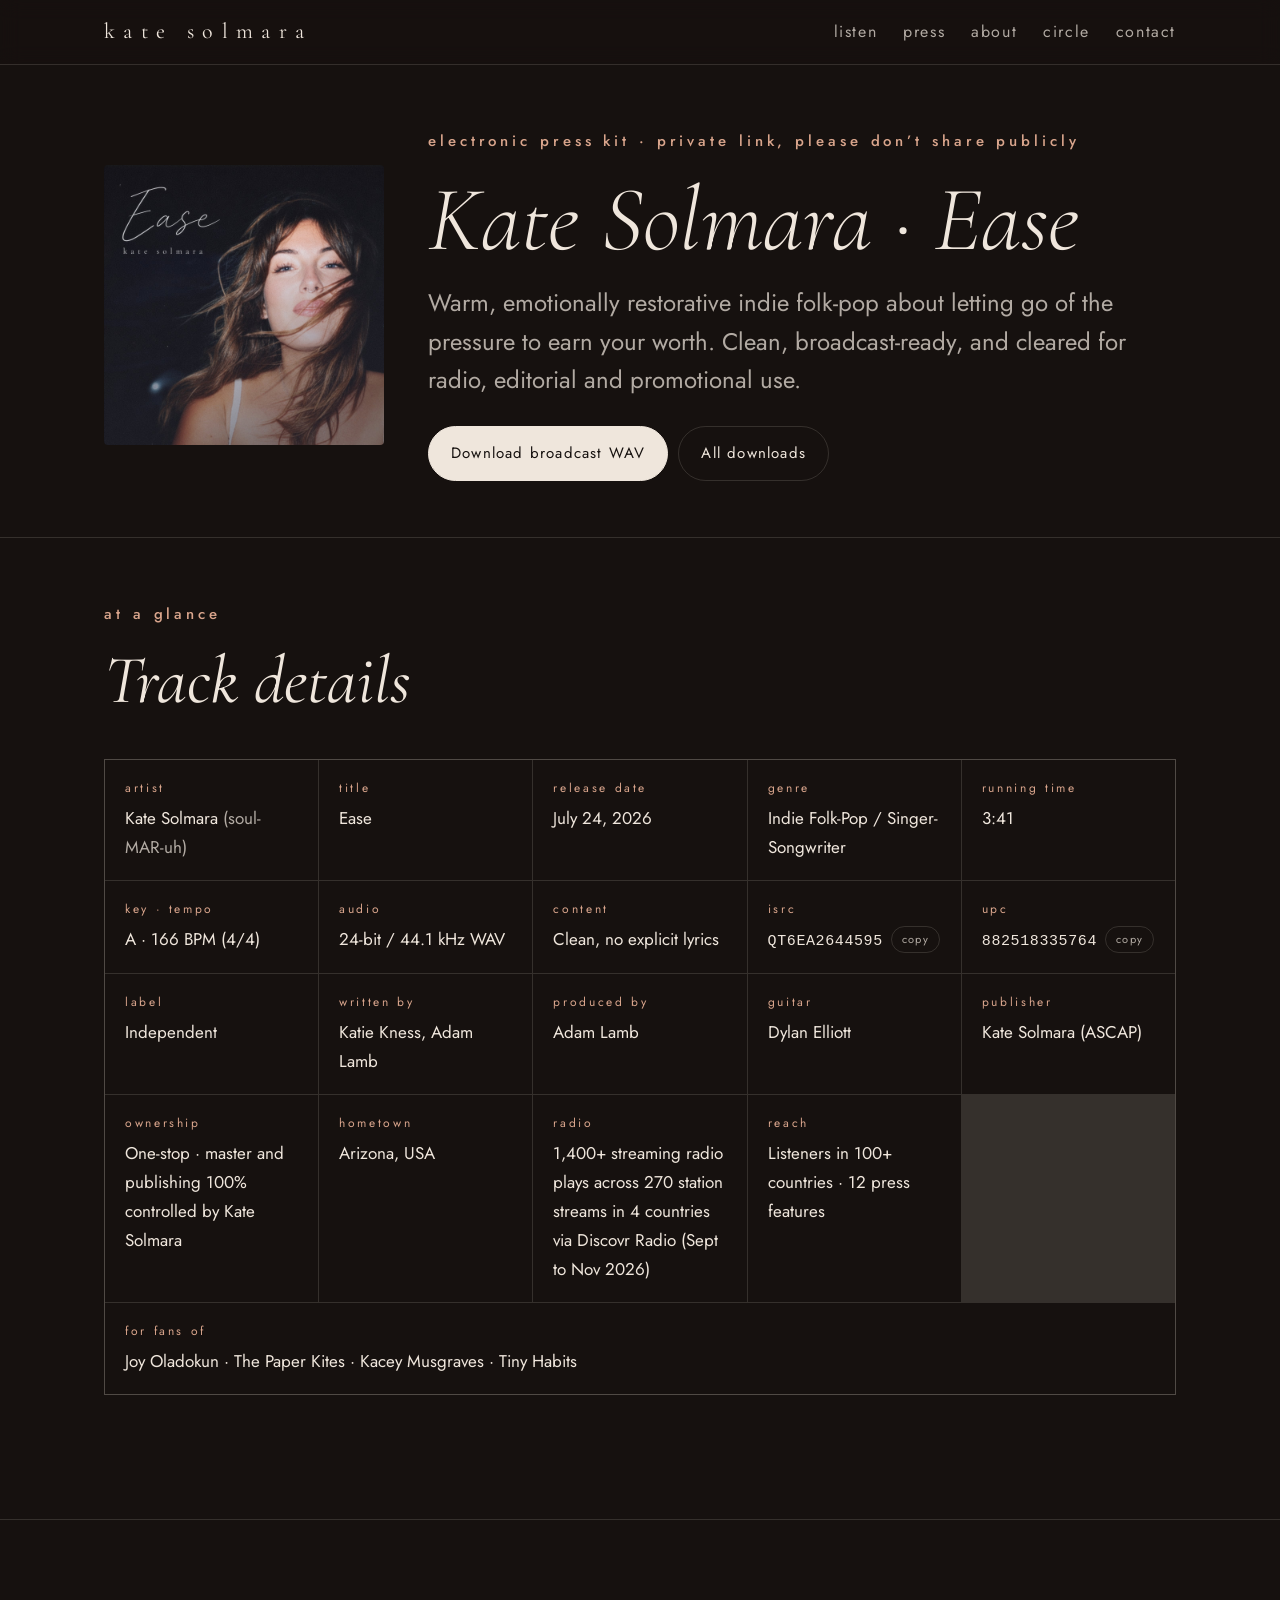
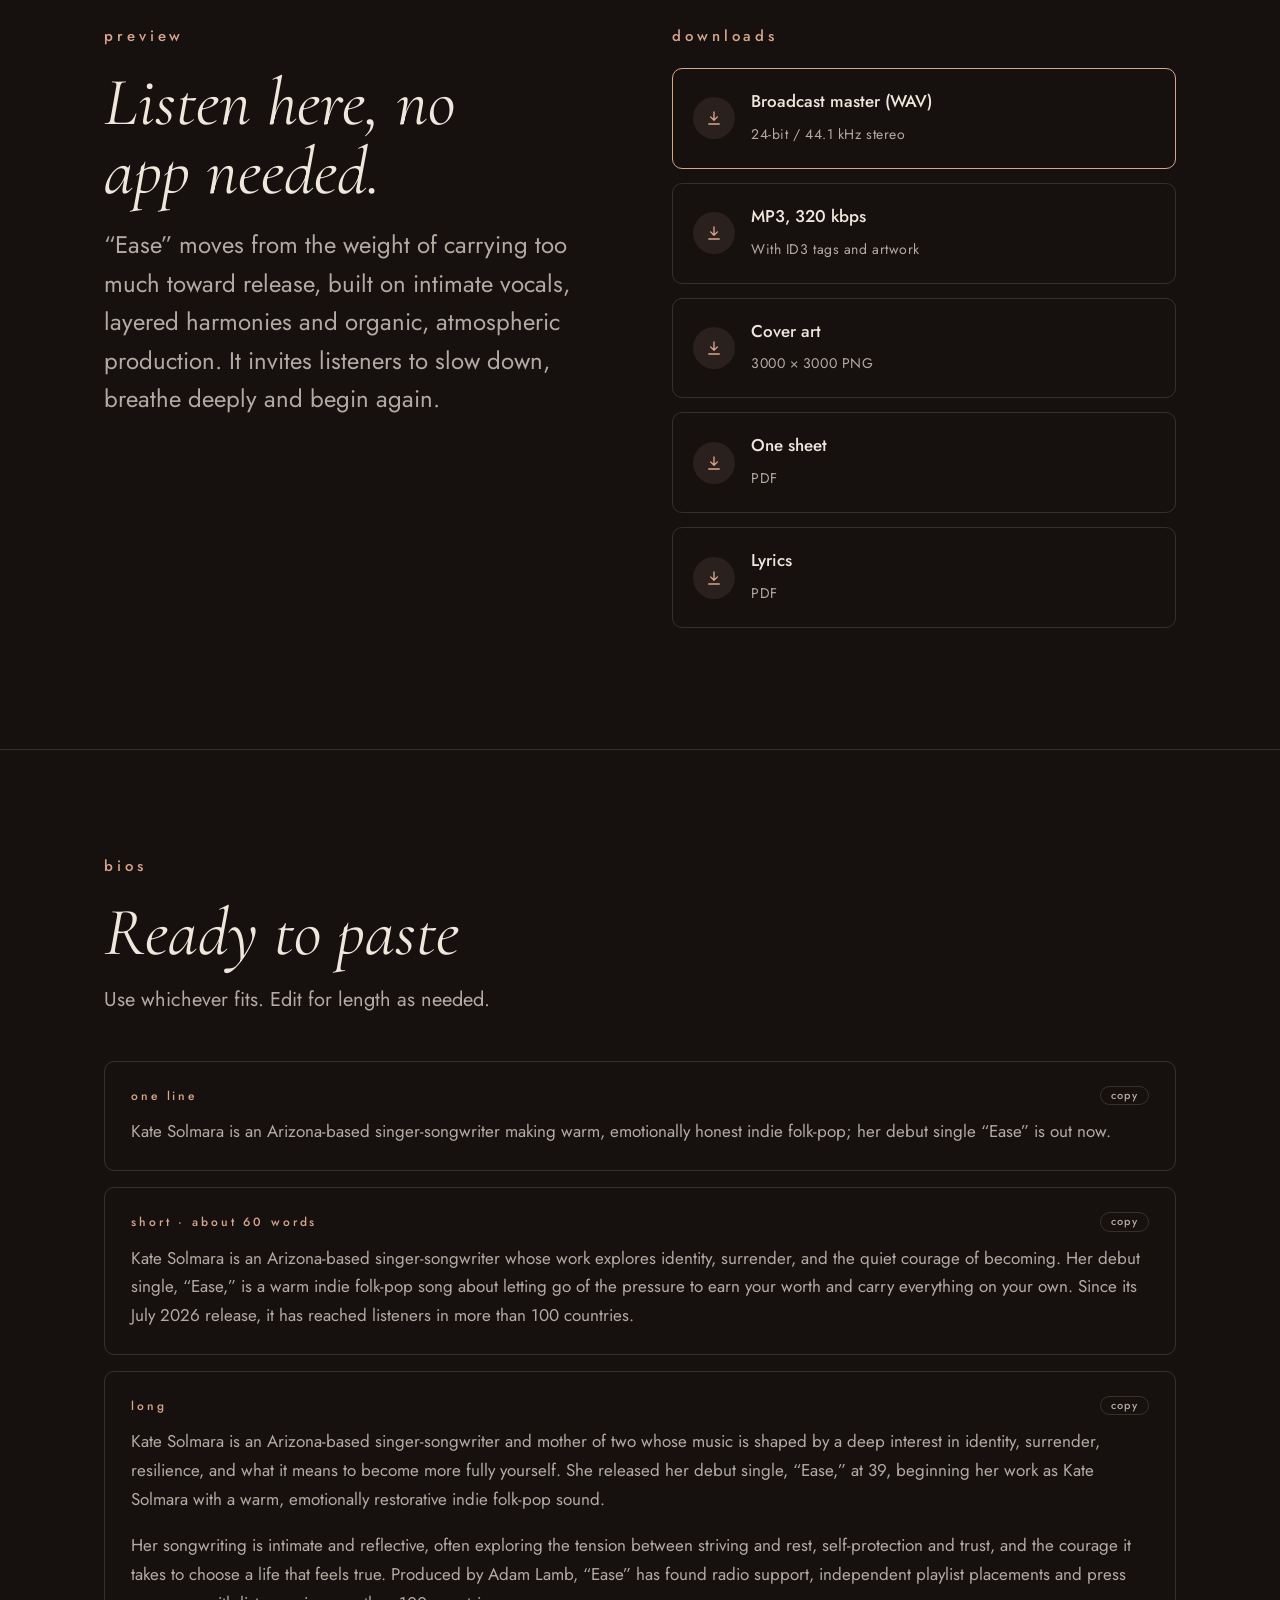
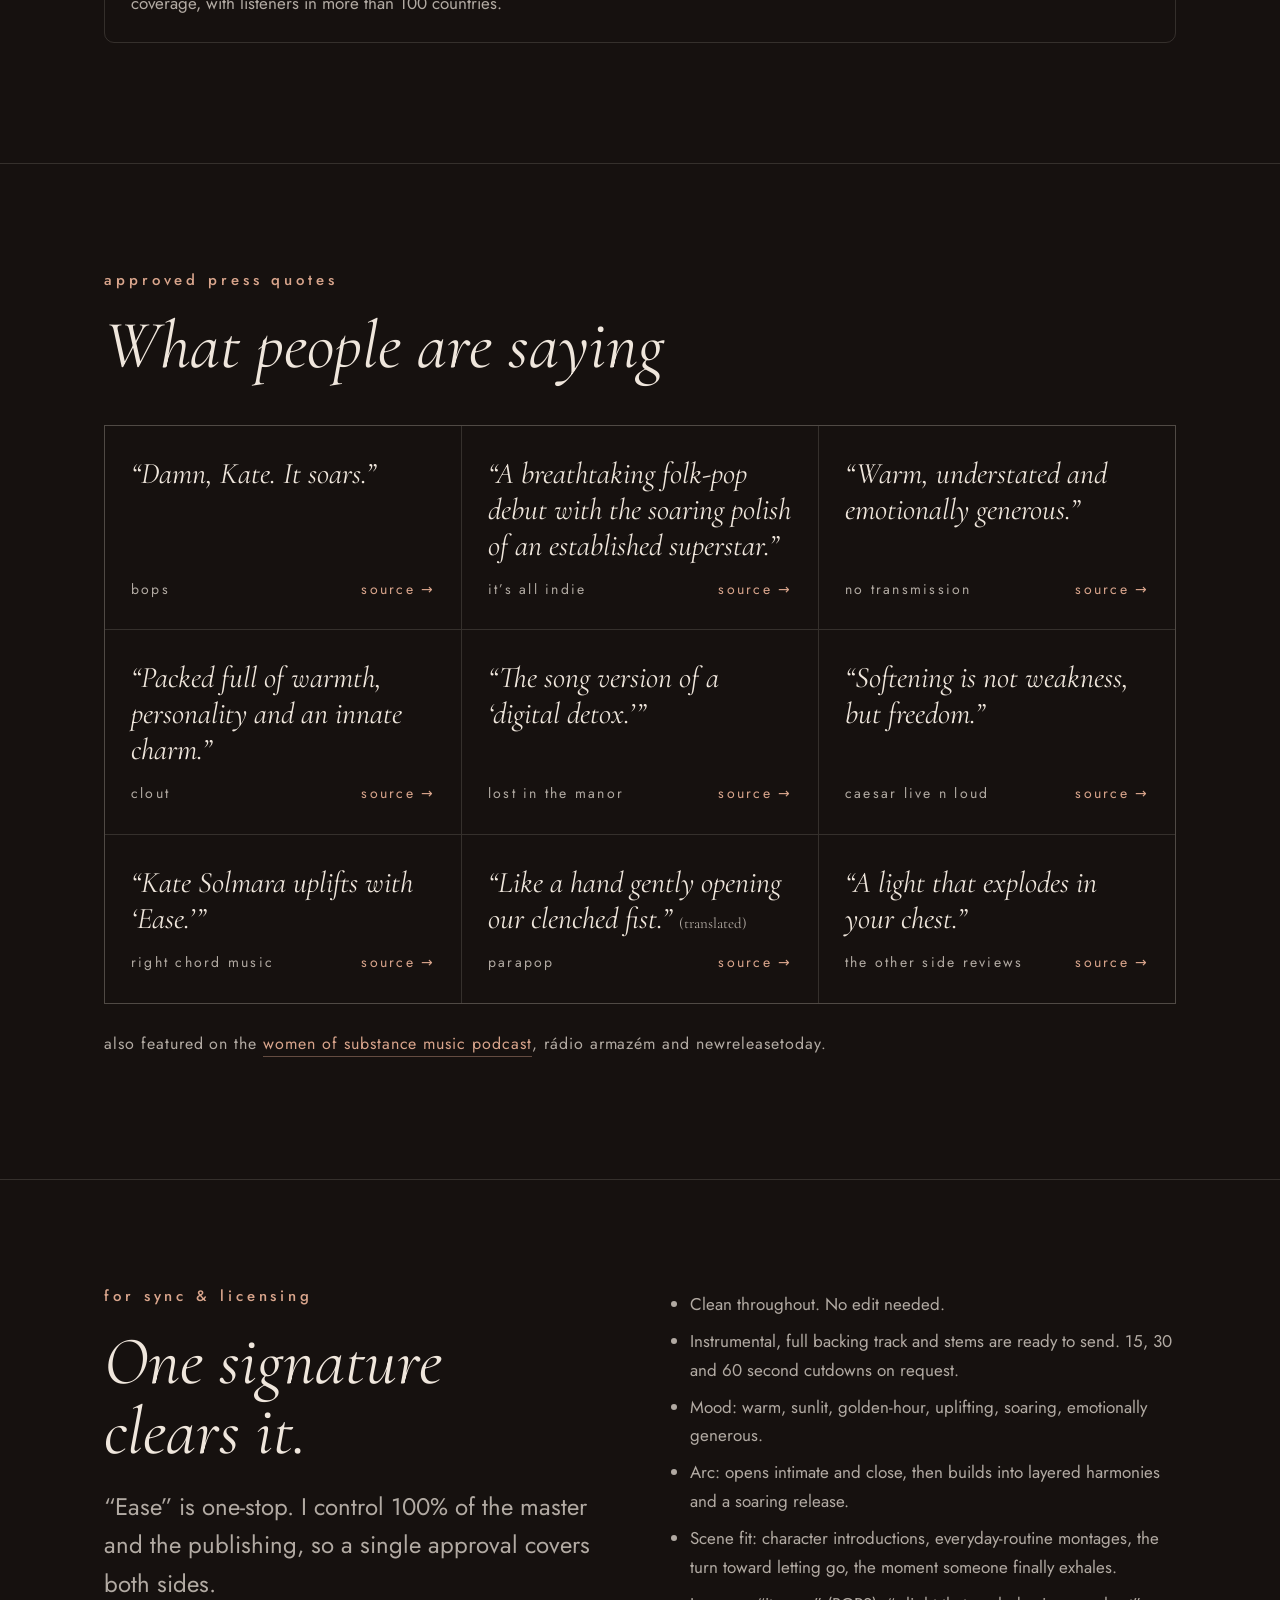
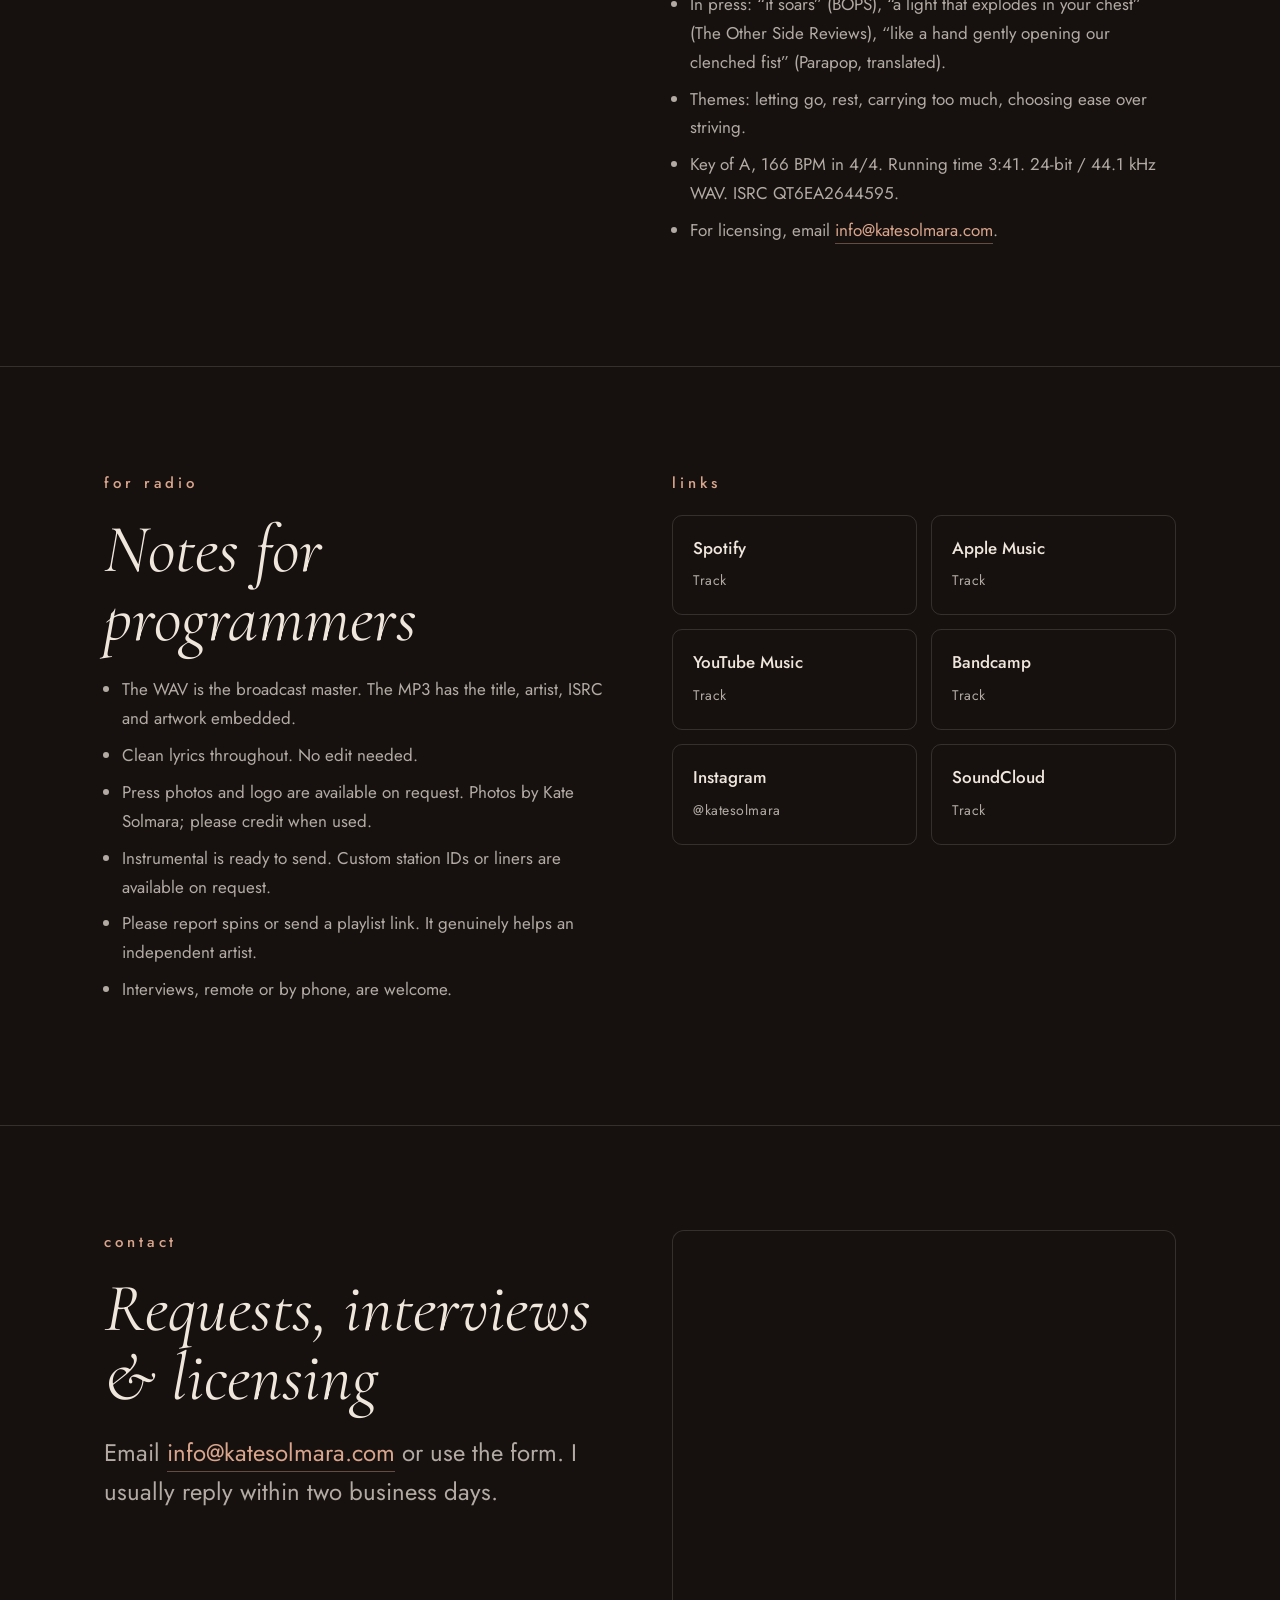
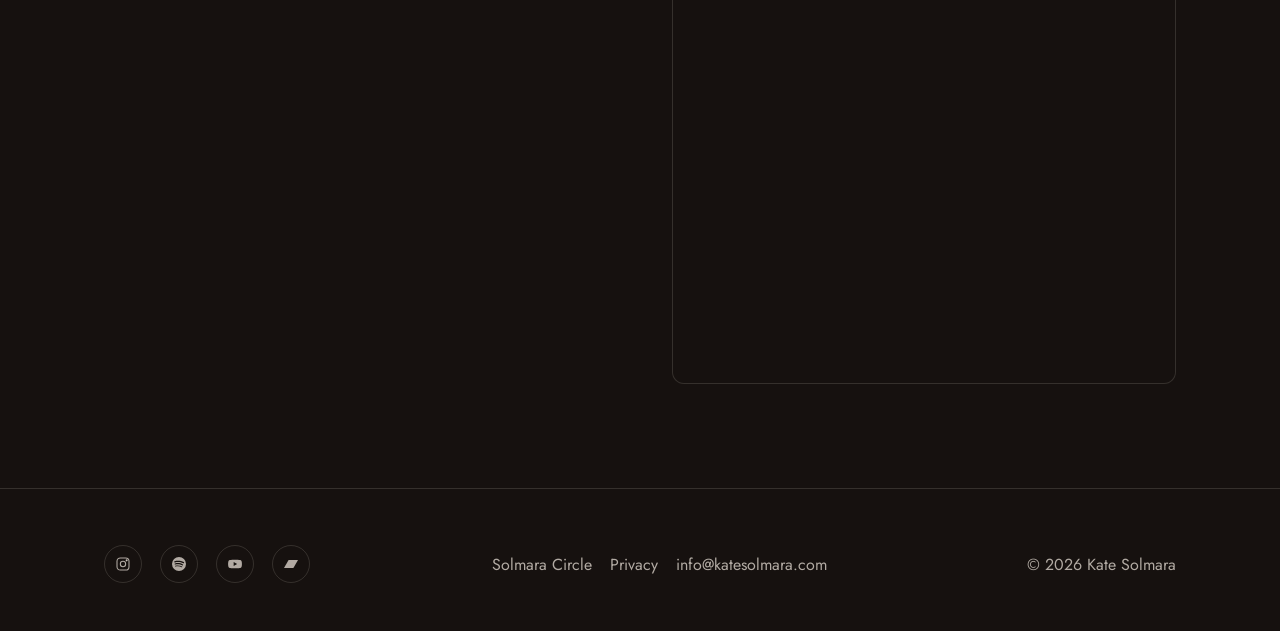
<file: press-88d32d/index.html>
<!doctype html>
<html lang="en">
<head>
<meta charset="utf-8">
<meta name="viewport" content="width=device-width,initial-scale=1,viewport-fit=cover">
<title>Press Kit (EPK) | Kate Solmara, &ldquo;Ease&rdquo;</title>
<meta name="description" content="Electronic press kit for Kate Solmara&rsquo;s debut single &ldquo;Ease&rdquo;: broadcast WAV and MP3, cover art, press photos, bios, credits, ISRC, UPC and one-stop sync licensing details.">
<meta name="robots" content="noindex">
<meta property="og:type" content="website">
<meta property="og:site_name" content="Kate Solmara">
<meta property="og:title" content="Press Kit (EPK) | Kate Solmara, &ldquo;Ease&rdquo;">
<meta property="og:description" content="Electronic press kit for Kate Solmara&rsquo;s debut single &ldquo;Ease&rdquo;: broadcast WAV and MP3, cover art, press photos, bios, credits, ISRC, UPC and one-stop sync licensing details.">
<meta property="og:url" content="https://katesolmara.com/press-88d32d/">
<meta property="og:image" content="https://katesolmara.com/og.jpg">
<meta property="og:image:width" content="1200"><meta property="og:image:height" content="630">
<meta name="twitter:card" content="summary_large_image">
<meta name="theme-color" content="#16110f">
<meta name="color-scheme" content="dark">
<link rel="icon" href="../favicon.svg" type="image/svg+xml">
<link rel="icon" href="../favicon.png" type="image/png" sizes="192x192">
<link rel="apple-touch-icon" href="../apple-touch-icon.png">
<link rel="stylesheet" href="/assets/fonts/fonts.css">
<link rel="stylesheet" href="../assets/site.css?v=1795053898">
</head>
<body>
<a class="skip" href="#main">Skip to content</a>

<header class="top">
  <div class="wrap">
    <a class="mark" href="../" aria-label="Kate Solmara, home">kate solmara</a>
    <button class="menu-btn" aria-label="Menu" aria-expanded="false" aria-controls="nav"><svg width="22" height="22" viewBox="0 0 24 24" fill="none" stroke="currentColor" stroke-width="1.5"><path d="M3 7h18M3 12h18M3 17h18"/></svg></button>
    <ul class="nav" id="nav">
      <li><a href="../#listen">listen</a></li>
      <li><a href="../#press">press</a></li>
      <li><a href="../#about">about</a></li>
      <li><a href="../circle/">circle</a></li>
      <li><a href="../#contact">contact</a></li>
    </ul>
  </div>
</header>

<main id="main">
<div class="epk-hero">
  <div class="wrap">
    <img src="../img/ease-cover.jpg" width="1400" height="1400" alt="Ease single cover art by Kate Solmara">
    <div>
      <span class="eyebrow">electronic press kit &middot; private link, please don&rsquo;t share publicly</span>
      <h1>Kate Solmara &middot; Ease</h1>
      <p class="lede" style="margin-top:18px">Warm, emotionally restorative indie folk-pop about letting go of the pressure to earn your worth. Clean, broadcast-ready, and cleared for radio, editorial and promotional use.</p>
      <div class="btns" style="margin-top:26px">
        <a class="btn solid" href="https://drive.usercontent.google.com/download?id=1FCwL7jEp0rUTEKa0p3DuyN8XXBPhtgxd&amp;export=download&amp;confirm=t">Download broadcast WAV</a>
        <a class="btn" href="#listen">All downloads</a>
      </div>
    </div>
  </div>
</div>

<section style="padding-top:64px">
  <div class="wrap">
    <div class="head"><span class="eyebrow">at a glance</span><h2>Track details</h2></div>
    <dl class="facts">
      <div class="fact"><dt>artist</dt><dd>Kate Solmara <span style="color:var(--cream-dim)">(soul-MAR-uh)</span></dd></div>
      <div class="fact"><dt>title</dt><dd>Ease</dd></div>
      <div class="fact"><dt>release date</dt><dd>July 24, 2026</dd></div>
      <div class="fact"><dt>genre</dt><dd>Indie Folk-Pop / Singer-Songwriter</dd></div>
      <div class="fact"><dt>running time</dt><dd>3:41</dd></div>
      <div class="fact"><dt>key &middot; tempo</dt><dd>A &middot; 166 BPM (4/4)</dd></div>
      <div class="fact"><dt>audio</dt><dd>24-bit / 44.1 kHz WAV</dd></div>
      <div class="fact"><dt>content</dt><dd>Clean, no explicit lyrics</dd></div>
      <div class="fact"><dt>isrc</dt><dd><code>QT6EA2644595</code><button class="copy" data-copy="QT6EA2644595">copy</button></dd></div>
      <div class="fact"><dt>upc</dt><dd><code>882518335764</code><button class="copy" data-copy="882518335764">copy</button></dd></div>
      <div class="fact"><dt>label</dt><dd>Independent</dd></div>
      <div class="fact"><dt>written by</dt><dd>Katie Kness, Adam Lamb</dd></div>
      <div class="fact"><dt>produced by</dt><dd>Adam Lamb</dd></div>
      <div class="fact"><dt>guitar</dt><dd>Dylan Elliott</dd></div>
      <div class="fact"><dt>publisher</dt><dd>Kate Solmara (ASCAP)</dd></div>
      <div class="fact"><dt>ownership</dt><dd>One-stop &middot; master and publishing 100% controlled by Kate Solmara</dd></div>
      <div class="fact"><dt>hometown</dt><dd>Arizona, USA</dd></div>
      <div class="fact"><dt>radio</dt><dd>1,400+ streaming radio plays across 270 station streams in 4 countries via Discovr Radio (Sept to Nov 2026)</dd></div>
      <div class="fact"><dt>reach</dt><dd>Listeners in 100+ countries &middot; 12 press features</dd></div>
      <div class="fact" style="grid-column:1/-1"><dt>for fans of</dt><dd>Joy Oladokun &middot; The Paper Kites &middot; Kacey Musgraves &middot; Tiny Habits</dd></div>
    </dl>
  </div>
</section>

<section id="listen">
  <div class="wrap split">
    <div>
      <span class="eyebrow">preview</span>
      <h2>Listen here, no app needed.</h2>
      <p class="lede" style="margin-top:20px">&ldquo;Ease&rdquo; moves from the weight of carrying too much toward release, built on intimate vocals, layered harmonies and organic, atmospheric production. It invites listeners to slow down, breathe deeply and begin again.</p>
      <iframe class="sc-player" title="Listen to Ease by Kate Solmara on SoundCloud" width="100%" height="166" style="border:0;margin-top:26px;border-radius:12px" loading="lazy" allow="autoplay" src="https://w.soundcloud.com/player/?url=https%3A//soundcloud.com/kate-solmara/ease&amp;color=%23e7b46a&amp;auto_play=false&amp;hide_related=true&amp;show_comments=false&amp;show_user=true&amp;show_reposts=false&amp;show_teaser=false"></iframe>
    </div>
    <div>
      <span class="eyebrow">downloads</span>
      <div class="dl" style="grid-template-columns:1fr">
        <a class="file primary" href="https://drive.usercontent.google.com/download?id=1FCwL7jEp0rUTEKa0p3DuyN8XXBPhtgxd&amp;export=download&amp;confirm=t"><span class="ic"><svg viewBox="0 0 24 24" fill="none" stroke="currentColor" stroke-width="1.8" stroke-linecap="round" stroke-linejoin="round"><path d="M12 4v11m0 0-4.5-4.5M12 15l4.5-4.5M5 20h14"/></svg></span><span><b>Broadcast master (WAV)</b><small>24-bit / 44.1 kHz stereo</small></span></a>
        <a class="file" href="https://drive.usercontent.google.com/download?id=1YRq3qNPYuTkHNE33jQXvI0qqrS-_yiCm&amp;export=download&amp;confirm=t"><span class="ic"><svg viewBox="0 0 24 24" fill="none" stroke="currentColor" stroke-width="1.8" stroke-linecap="round" stroke-linejoin="round"><path d="M12 4v11m0 0-4.5-4.5M12 15l4.5-4.5M5 20h14"/></svg></span><span><b>MP3, 320 kbps</b><small>With ID3 tags and artwork</small></span></a>
        <a class="file" href="https://drive.usercontent.google.com/download?id=1l0nmvh8yY8fZs6yxmzCkYxtNIWlXrEtD&amp;export=download&amp;confirm=t"><span class="ic"><svg viewBox="0 0 24 24" fill="none" stroke="currentColor" stroke-width="1.8" stroke-linecap="round" stroke-linejoin="round"><path d="M12 4v11m0 0-4.5-4.5M12 15l4.5-4.5M5 20h14"/></svg></span><span><b>Cover art</b><small>3000 &times; 3000 PNG</small></span></a>
        <a class="file" href="https://drive.usercontent.google.com/download?id=1Dq2Nn_n7a6hj1OWYFKnNaGMuxzU6ZvQ2&amp;export=download&amp;confirm=t"><span class="ic"><svg viewBox="0 0 24 24" fill="none" stroke="currentColor" stroke-width="1.8" stroke-linecap="round" stroke-linejoin="round"><path d="M12 4v11m0 0-4.5-4.5M12 15l4.5-4.5M5 20h14"/></svg></span><span><b>One sheet</b><small>PDF</small></span></a>
        <a class="file" href="https://drive.usercontent.google.com/download?id=1Gizb0HlXCaFv-X_HVe7aLy0jum3CbXxn&amp;export=download&amp;confirm=t"><span class="ic"><svg viewBox="0 0 24 24" fill="none" stroke="currentColor" stroke-width="1.8" stroke-linecap="round" stroke-linejoin="round"><path d="M12 4v11m0 0-4.5-4.5M12 15l4.5-4.5M5 20h14"/></svg></span><span><b>Lyrics</b><small>PDF</small></span></a>
      </div>
    </div>
  </div>
</section>

<section id="bio">
  <div class="wrap">
    <div class="head"><span class="eyebrow">bios</span><h2>Ready to paste</h2><p>Use whichever fits. Edit for length as needed.</p></div>
    <div class="bio"><h3>one line <button class="copy" data-target="bio-1">copy</button></h3><p id="bio-1">Kate Solmara is an Arizona-based singer-songwriter making warm, emotionally honest indie folk-pop; her debut single &ldquo;Ease&rdquo; is out now.</p></div>
    <div class="bio"><h3>short &middot; about 60 words <button class="copy" data-target="bio-2">copy</button></h3><p id="bio-2">Kate Solmara is an Arizona-based singer-songwriter whose work explores identity, surrender, and the quiet courage of becoming. Her debut single, &ldquo;Ease,&rdquo; is a warm indie folk-pop song about letting go of the pressure to earn your worth and carry everything on your own. Since its July 2026 release, it has reached listeners in more than 100 countries.</p></div>
    <div class="bio"><h3>long <button class="copy" data-target="bio-3">copy</button></h3><div id="bio-3"><p>Kate Solmara is an Arizona-based singer-songwriter and mother of two whose music is shaped by a deep interest in identity, surrender, resilience, and what it means to become more fully yourself. She released her debut single, &ldquo;Ease,&rdquo; at 39, beginning her work as Kate Solmara with a warm, emotionally restorative indie folk-pop sound.</p><p style="margin-top:1em">Her songwriting is intimate and reflective, often exploring the tension between striving and rest, self-protection and trust, and the courage it takes to choose a life that feels true. Produced by Adam Lamb, &ldquo;Ease&rdquo; has found radio support, independent playlist placements and press coverage, with listeners in more than 100 countries.</p></div></div>
  </div>
</section>

<section id="quotes">
  <div class="wrap">
    <div class="head"><span class="eyebrow">approved press quotes</span><h2>What people are saying</h2></div>
    <div class="quotes" style="margin-top:0">
      <div class="q"><blockquote>&ldquo;Damn, Kate. It soars.&rdquo;</blockquote><div class="src"><span>bops</span><a href="https://new.bops.blog/this-weeks-indie-folk-bops-29-08-2026/" target="_blank" rel="noopener">source &rarr;</a></div></div>
      <div class="q"><blockquote>&ldquo;A breathtaking folk-pop debut with the soaring polish of an established superstar.&rdquo;</blockquote><div class="src"><span>it&rsquo;s all indie</span><a href="http://www.itsallindie.com/2026/08/kate-solmara-shares-her-stunning-debut.html" target="_blank" rel="noopener">source &rarr;</a></div></div>
      <div class="q"><blockquote>&ldquo;Warm, understated and emotionally generous.&rdquo;</blockquote><div class="src"><span>no transmission</span><a href="https://notransmission.com/kate-solmara-finds-strength-in-letting-go-on-ease/" target="_blank" rel="noopener">source &rarr;</a></div></div>
      <div class="q"><blockquote>&ldquo;Packed full of warmth, personality and an innate charm.&rdquo;</blockquote><div class="src"><span>clout</span><a href="https://cloutcloutclout.com/new-music/kate-solmara-ease" target="_blank" rel="noopener">source &rarr;</a></div></div>
      <div class="q"><blockquote>&ldquo;The song version of a &lsquo;digital detox.&rsquo;&rdquo;</blockquote><div class="src"><span>lost in the manor</span><a href="https://www.lostinthemanor.co.uk/blog/kate-solmara-lands-the-perfect-musical-breather-in-her-debut-single-ease" target="_blank" rel="noopener">source &rarr;</a></div></div>
      <div class="q"><blockquote>&ldquo;Softening is not weakness, but freedom.&rdquo;</blockquote><div class="src"><span>caesar live n loud</span><a href="https://www.caesarlivenloud.com/2026/07/kate-solmara-releases-debut-single-ease.html" target="_blank" rel="noopener">source &rarr;</a></div></div>
      <div class="q"><blockquote>&ldquo;Kate Solmara uplifts with &lsquo;Ease.&rsquo;&rdquo;</blockquote><div class="src"><span>right chord music</span><a href="https://www.rightchordmusic.co.uk/kate-solmara-uplifts-with-ease/" target="_blank" rel="noopener">source &rarr;</a></div></div>
      <div class="q"><blockquote>&ldquo;Like a hand gently opening our clenched fist.&rdquo; <small style="font-size:.5em;font-style:normal;color:var(--cream-dim)">(translated)</small></blockquote><div class="src"><span>parapop</span><a href="https://parapop.net/kate-solmara-ease/" target="_blank" rel="noopener">source &rarr;</a></div></div>
      <div class="q"><blockquote>&ldquo;A light that explodes in your chest.&rdquo;</blockquote><div class="src"><span>the other side reviews</span><a href="https://www.theothersidereviews.com/kate-solmara-ease-2026/" target="_blank" rel="noopener">source &rarr;</a></div></div>
    </div>
    <p class="also">Also featured on the <a class="textlink" href="https://podcasts.apple.com/us/podcast/women-of-substance-music-podcast/id939201604" target="_blank" rel="noopener">Women of Substance Music Podcast</a>, R&aacute;dio Armaz&eacute;m and NewReleaseToday.</p>
  </div>
</section>

<section id="sync">
  <div class="wrap split">
    <div>
      <span class="eyebrow">for sync &amp; licensing</span>
      <h2>One signature clears it.</h2>
      <p class="lede" style="margin-top:22px">&ldquo;Ease&rdquo; is one-stop. I control 100% of the master and the publishing, so a single approval covers both sides.</p>
    </div>
    <div>
      <ul class="notes" style="margin-top:6px;padding-left:18px">
        <li>Clean throughout. No edit needed.</li>
        <li>Instrumental, full backing track and stems are ready to send. 15, 30 and 60 second cutdowns on request.</li>
        <li>Mood: warm, sunlit, golden-hour, uplifting, soaring, emotionally generous.</li>
        <li>Arc: opens intimate and close, then builds into layered harmonies and a soaring release.</li>
        <li>Scene fit: character introductions, everyday-routine montages, the turn toward letting go, the moment someone finally exhales.</li>
        <li>In press: &ldquo;it soars&rdquo; (BOPS), &ldquo;a light that explodes in your chest&rdquo; (The Other Side Reviews), &ldquo;like a hand gently opening our clenched fist&rdquo; (Parapop, translated).</li>
        <li>Themes: letting go, rest, carrying too much, choosing ease over striving.</li>
        <li>Key of A, 166 BPM in 4/4. Running time 3:41. 24-bit / 44.1 kHz WAV. ISRC QT6EA2644595.</li>
        <li>For licensing, email <a class="textlink" href="mailto:info@katesolmara.com?subject=Ease%20%E2%80%93%20sync%20licensing">info@katesolmara.com</a>.</li>
      </ul>
    </div>
  </div>
</section>

<section id="links">
  <div class="wrap split">
    <div>
      <span class="eyebrow">for radio</span>
      <h2>Notes for programmers</h2>
      <ul class="notes" style="margin-top:22px;padding-left:18px">
        <li>The WAV is the broadcast master. The MP3 has the title, artist, ISRC and artwork embedded.</li>
        <li>Clean lyrics throughout. No edit needed.</li>
        <li>Press photos and logo are available on request. Photos by Kate Solmara; please credit when used.</li>
        <li>Instrumental is ready to send. Custom station IDs or liners are available on request.</li>
        <li>Please report spins or send a playlist link. It genuinely helps an independent artist.</li>
        <li>Interviews, remote or by phone, are welcome.</li>
      </ul>
    </div>
    <div>
      <span class="eyebrow">links</span>
      <div class="dl" style="grid-template-columns:1fr 1fr">
        <a class="file" href="https://open.spotify.com/track/4dL2Sv9Ds2yweuXFF7PB9Z" target="_blank" rel="noopener"><span><b>Spotify</b><small>Track</small></span></a>
        <a class="file" href="https://music.apple.com/us/song/ease/6783796053" target="_blank" rel="noopener"><span><b>Apple Music</b><small>Track</small></span></a>
        <a class="file" href="https://youtube.com/playlist?list=OLAK5uy_np-Cn9tp_U005yZtq_b2IC5vSrduQ6R5E" target="_blank" rel="noopener"><span><b>YouTube Music</b><small>Track</small></span></a>
        <a class="file" href="https://katesolmara.bandcamp.com/track/ease" target="_blank" rel="noopener"><span><b>Bandcamp</b><small>Track</small></span></a>
        <a class="file" href="https://www.instagram.com/katesolmara" target="_blank" rel="noopener"><span><b>Instagram</b><small>@katesolmara</small></span></a>
        <a class="file" href="https://soundcloud.com/kate-solmara/ease" target="_blank" rel="noopener"><span><b>SoundCloud</b><small>Track</small></span></a>
      </div>
    </div>
  </div>
</section>

<section class="contact" id="contact">
  <div class="wrap split">
    <div>
      <span class="eyebrow">contact</span>
      <h2>Requests, interviews &amp; licensing</h2>
      <p class="lede" style="margin-top:22px">Email <a class="textlink" href="mailto:info@katesolmara.com?subject=Ease%20%E2%80%93%20radio%2Fpress">info@katesolmara.com</a> or use the form. I usually reply within two business days.</p>
    </div>
    <div class="panel">
      <iframe class="tally" data-tally-src="https://tally.so/embed/0Vd7KZ?alignLeft=1&amp;hideTitle=1&amp;transparentBackground=1&amp;dynamicHeight=1&amp;source=epk" loading="lazy" title="Contact Kate Solmara"></iframe>
    </div>
  </div>
</section>

</main>

<footer>
  <div class="wrap">
    <ul class="socials">
      <li><a href="https://www.instagram.com/katesolmara" target="_blank" rel="noopener" aria-label="Instagram"><svg viewBox="0 0 24 24" fill="none" stroke="currentColor" stroke-width="1.6"><rect x="3" y="3" width="18" height="18" rx="5"/><circle cx="12" cy="12" r="4"/><circle cx="17.5" cy="6.5" r=".8" fill="currentColor"/></svg></a></li>
      <li><a href="https://open.spotify.com/artist/51fHBymmKGVNOI3jFbUg5y" target="_blank" rel="noopener" aria-label="Spotify"><svg viewBox="0 0 24 24" fill="currentColor"><path d="M12 1.5a10.5 10.5 0 1 0 0 21 10.5 10.5 0 0 0 0-21Zm4.82 15.15a.65.65 0 0 1-.9.22c-2.46-1.5-5.55-1.84-9.2-1.01a.66.66 0 0 1-.29-1.28c3.99-.91 7.42-.52 10.17 1.16.31.19.41.6.22.91Zm1.28-2.86a.82.82 0 0 1-1.12.27c-2.82-1.73-7.11-2.23-10.44-1.22a.82.82 0 1 1-.47-1.57c3.8-1.15 8.53-.59 11.77 1.4.38.24.5.74.26 1.12Zm.11-2.97C14.83 8.8 9.27 8.62 6.05 9.6a.98.98 0 1 1-.57-1.88c3.7-1.12 9.84-.9 13.72 1.4a.98.98 0 0 1-1 1.7Z"/></svg></a></li>
      <li><a href="https://youtube.com/@katesolmara" target="_blank" rel="noopener" aria-label="YouTube"><svg viewBox="0 0 24 24" fill="currentColor"><path d="M22 8.2a3 3 0 0 0-2.1-2.1C18 5.6 12 5.6 12 5.6s-6 0-7.9.5A3 3 0 0 0 2 8.2 31 31 0 0 0 1.6 12 31 31 0 0 0 2 15.8a3 3 0 0 0 2.1 2.1c1.9.5 7.9.5 7.9.5s6 0 7.9-.5a3 3 0 0 0 2.1-2.1c.4-1.2.4-3.8.4-3.8s0-2.6-.4-3.8ZM10 15V9l5.2 3L10 15Z"/></svg></a></li>
      <li><a href="https://katesolmara.bandcamp.com/" target="_blank" rel="noopener" aria-label="Bandcamp"><svg viewBox="0 0 24 24" fill="currentColor"><path d="M8.4 6h14.1l-6.9 12H1.5z"/></svg></a></li>
    </ul>
    <nav><a href="../circle/">Solmara Circle</a><a href="../privacy/">Privacy</a><a href="mailto:info@katesolmara.com">info@katesolmara.com</a></nav>
    <span>&copy; 2026 Kate Solmara</span>
  </div>
</footer>

<script src="../assets/site.js?v=1795053898" defer></script>
<!-- Cloudflare Web Analytics --><script defer src="https://static.cloudflareinsights.com/beacon.min.js" data-cf-beacon='{"token": "7d9aa6a9686b418c93f069ccfbeac514"}'></script><!-- End Cloudflare Web Analytics -->
</body>
</html>
</file>
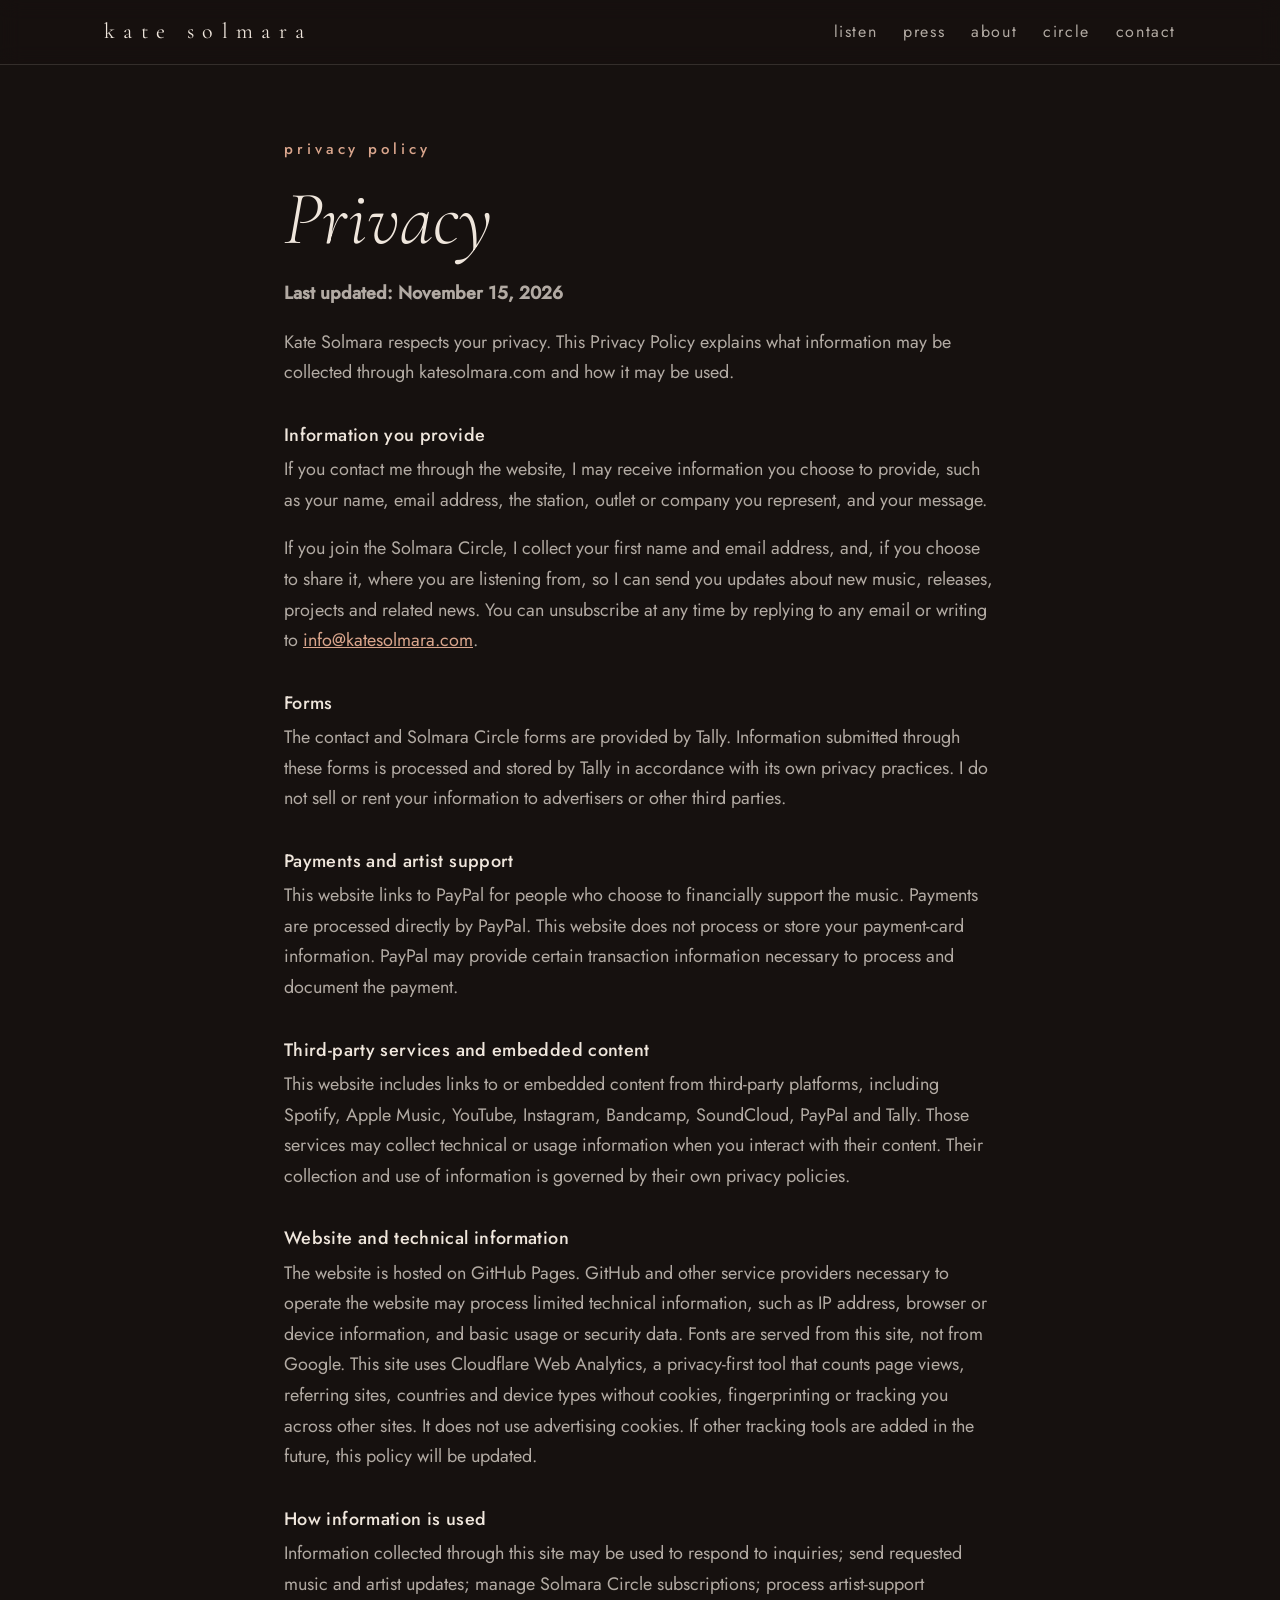
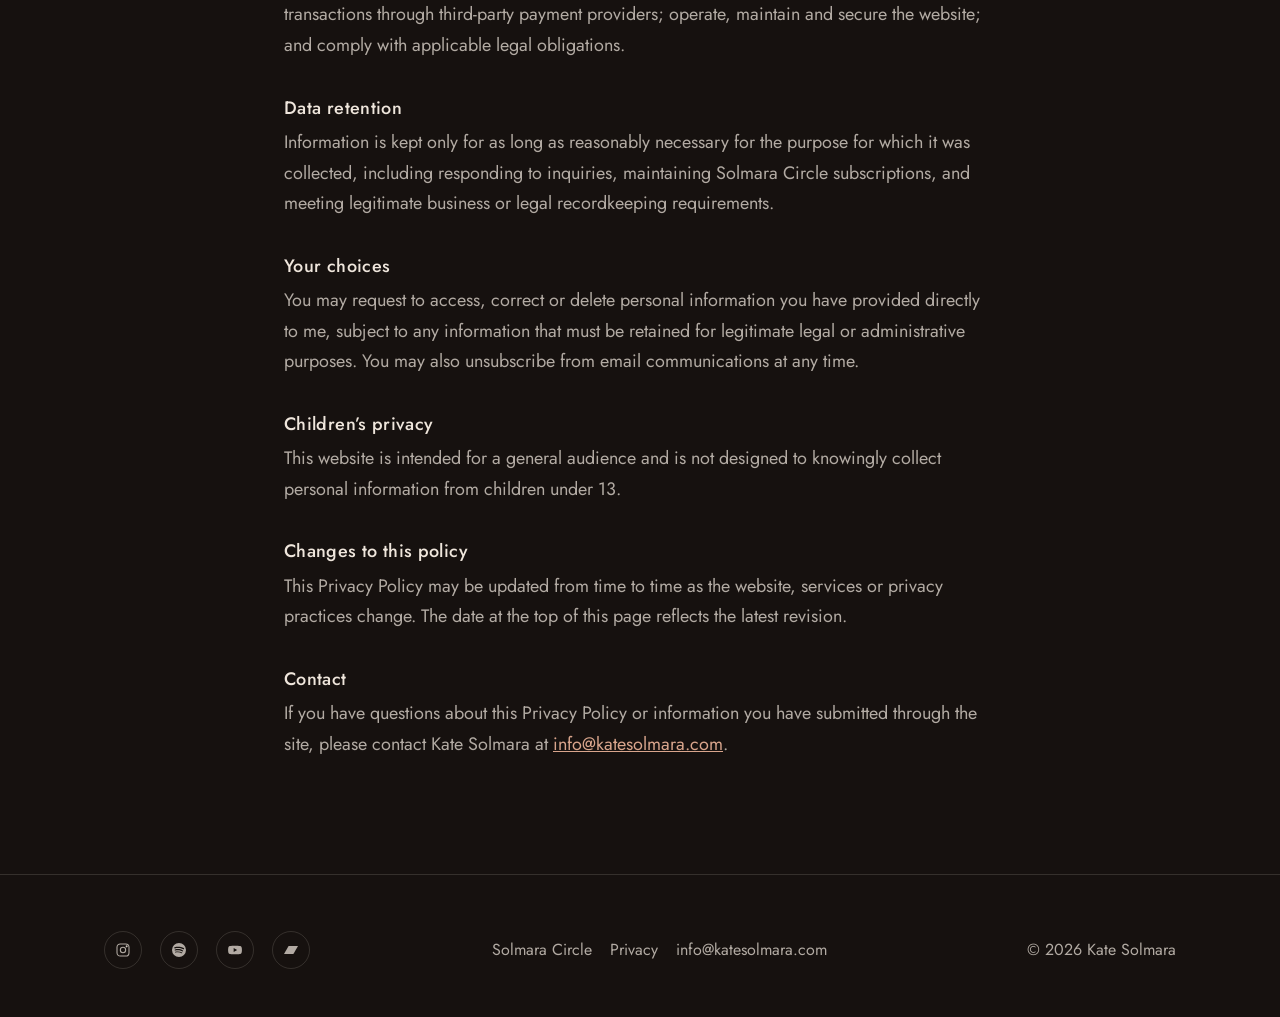
<file: privacy/index.html>
<!doctype html>
<html lang="en">
<head>
<meta charset="utf-8">
<meta name="viewport" content="width=device-width,initial-scale=1,viewport-fit=cover">
<title>Privacy Policy | Kate Solmara</title>
<meta name="description" content="How katesolmara.com collects, uses and protects your information.">
<link rel="canonical" href="https://katesolmara.com/privacy/">
<meta property="og:type" content="website">
<meta property="og:site_name" content="Kate Solmara">
<meta property="og:title" content="Privacy Policy | Kate Solmara">
<meta property="og:description" content="How katesolmara.com collects, uses and protects your information.">
<meta property="og:url" content="https://katesolmara.com/privacy/">
<meta property="og:image" content="https://katesolmara.com/og.jpg">
<meta property="og:image:width" content="1200"><meta property="og:image:height" content="630">
<meta name="twitter:card" content="summary_large_image">
<meta name="theme-color" content="#16110f">
<meta name="color-scheme" content="dark">
<link rel="icon" href="../favicon.svg" type="image/svg+xml">
<link rel="icon" href="../favicon.png" type="image/png" sizes="192x192">
<link rel="apple-touch-icon" href="../apple-touch-icon.png">
<link rel="stylesheet" href="/assets/fonts/fonts.css">
<link rel="stylesheet" href="../assets/site.css?v=1793415902">
</head>
<body>
<a class="skip" href="#main">Skip to content</a>

<header class="top">
  <div class="wrap">
    <a class="mark" href="../" aria-label="Kate Solmara, home">kate solmara</a>
    <button class="menu-btn" aria-label="Menu" aria-expanded="false" aria-controls="nav"><svg width="22" height="22" viewBox="0 0 24 24" fill="none" stroke="currentColor" stroke-width="1.5"><path d="M3 7h18M3 12h18M3 17h18"/></svg></button>
    <ul class="nav" id="nav">
      <li><a href="../#listen">listen</a></li>
      <li><a href="../#press">press</a></li>
      <li><a href="../#about">about</a></li>
      <li><a href="../circle/">circle</a></li>
      <li><a href="../#contact">contact</a></li>
    </ul>
  </div>
</header>

<main id="main">
<div class="page legal">
  <div class="wrap">
    <span class="eyebrow">privacy policy</span>
    <h1>Privacy</h1>
    <p><b>Last updated: November 15, 2026</b></p>
    <p>Kate Solmara respects your privacy. This Privacy Policy explains what information may be collected through katesolmara.com and how it may be used.</p>

    <h2>Information you provide</h2>
    <p>If you contact me through the website, I may receive information you choose to provide, such as your name, email address, the station, outlet or company you represent, and your message.</p>
    <p>If you join the Solmara Circle, I collect your first name and email address, and, if you choose to share it, where you are listening from, so I can send you updates about new music, releases, projects and related news. You can unsubscribe at any time by replying to any email or writing to <a href="mailto:info@katesolmara.com">info@katesolmara.com</a>.</p>

    <h2>Forms</h2>
    <p>The contact and Solmara Circle forms are provided by Tally. Information submitted through these forms is processed and stored by Tally in accordance with its own privacy practices. I do not sell or rent your information to advertisers or other third parties.</p>

    <h2>Payments and artist support</h2>
    <p>This website links to PayPal for people who choose to financially support the music. Payments are processed directly by PayPal. This website does not process or store your payment-card information. PayPal may provide certain transaction information necessary to process and document the payment.</p>

    <h2>Third-party services and embedded content</h2>
    <p>This website includes links to or embedded content from third-party platforms, including Spotify, Apple Music, YouTube, Instagram, Bandcamp, SoundCloud, PayPal and Tally. Those services may collect technical or usage information when you interact with their content. Their collection and use of information is governed by their own privacy policies.</p>

    <h2>Website and technical information</h2>
    <p>The website is hosted on GitHub Pages. GitHub and other service providers necessary to operate the website may process limited technical information, such as IP address, browser or device information, and basic usage or security data. Fonts are served from this site, not from Google. This site uses Cloudflare Web Analytics, a privacy-first tool that counts page views, referring sites, countries and device types without cookies, fingerprinting or tracking you across other sites. It does not use advertising cookies. If other tracking tools are added in the future, this policy will be updated.</p>

    <h2>How information is used</h2>
    <p>Information collected through this site may be used to respond to inquiries; send requested music and artist updates; manage Solmara Circle subscriptions; process artist-support transactions through third-party payment providers; operate, maintain and secure the website; and comply with applicable legal obligations.</p>

    <h2>Data retention</h2>
    <p>Information is kept only for as long as reasonably necessary for the purpose for which it was collected, including responding to inquiries, maintaining Solmara Circle subscriptions, and meeting legitimate business or legal recordkeeping requirements.</p>

    <h2>Your choices</h2>
    <p>You may request to access, correct or delete personal information you have provided directly to me, subject to any information that must be retained for legitimate legal or administrative purposes. You may also unsubscribe from email communications at any time.</p>

    <h2>Children&rsquo;s privacy</h2>
    <p>This website is intended for a general audience and is not designed to knowingly collect personal information from children under 13.</p>

    <h2>Changes to this policy</h2>
    <p>This Privacy Policy may be updated from time to time as the website, services or privacy practices change. The date at the top of this page reflects the latest revision.</p>

    <h2>Contact</h2>
    <p>If you have questions about this Privacy Policy or information you have submitted through the site, please contact Kate Solmara at <a href="mailto:info@katesolmara.com">info@katesolmara.com</a>.</p>
  </div>
</div>

</main>

<footer>
  <div class="wrap">
    <ul class="socials">
      <li><a href="https://www.instagram.com/katesolmara" target="_blank" rel="noopener" aria-label="Instagram"><svg viewBox="0 0 24 24" fill="none" stroke="currentColor" stroke-width="1.6"><rect x="3" y="3" width="18" height="18" rx="5"/><circle cx="12" cy="12" r="4"/><circle cx="17.5" cy="6.5" r=".8" fill="currentColor"/></svg></a></li>
      <li><a href="https://open.spotify.com/artist/51fHBymmKGVNOI3jFbUg5y" target="_blank" rel="noopener" aria-label="Spotify"><svg viewBox="0 0 24 24" fill="currentColor"><path d="M12 1.5a10.5 10.5 0 1 0 0 21 10.5 10.5 0 0 0 0-21Zm4.82 15.15a.65.65 0 0 1-.9.22c-2.46-1.5-5.55-1.84-9.2-1.01a.66.66 0 0 1-.29-1.28c3.99-.91 7.42-.52 10.17 1.16.31.19.41.6.22.91Zm1.28-2.86a.82.82 0 0 1-1.12.27c-2.82-1.73-7.11-2.23-10.44-1.22a.82.82 0 1 1-.47-1.57c3.8-1.15 8.53-.59 11.77 1.4.38.24.5.74.26 1.12Zm.11-2.97C14.83 8.8 9.27 8.62 6.05 9.6a.98.98 0 1 1-.57-1.88c3.7-1.12 9.84-.9 13.72 1.4a.98.98 0 0 1-1 1.7Z"/></svg></a></li>
      <li><a href="https://youtube.com/@katesolmara" target="_blank" rel="noopener" aria-label="YouTube"><svg viewBox="0 0 24 24" fill="currentColor"><path d="M22 8.2a3 3 0 0 0-2.1-2.1C18 5.6 12 5.6 12 5.6s-6 0-7.9.5A3 3 0 0 0 2 8.2 31 31 0 0 0 1.6 12 31 31 0 0 0 2 15.8a3 3 0 0 0 2.1 2.1c1.9.5 7.9.5 7.9.5s6 0 7.9-.5a3 3 0 0 0 2.1-2.1c.4-1.2.4-3.8.4-3.8s0-2.6-.4-3.8ZM10 15V9l5.2 3L10 15Z"/></svg></a></li>
      <li><a href="https://katesolmara.bandcamp.com/" target="_blank" rel="noopener" aria-label="Bandcamp"><svg viewBox="0 0 24 24" fill="currentColor"><path d="M8.4 6h14.1l-6.9 12H1.5z"/></svg></a></li>
    </ul>
    <nav><a href="../circle/">Solmara Circle</a><a href="../privacy/">Privacy</a><a href="mailto:info@katesolmara.com">info@katesolmara.com</a></nav>
    <span>&copy; 2026 Kate Solmara</span>
  </div>
</footer>

<script src="../assets/site.js?v=1793415902" defer></script>
<!-- Cloudflare Web Analytics --><script defer src="https://static.cloudflareinsights.com/beacon.min.js" data-cf-beacon='{"token": "7d9aa6a9686b418c93f069ccfbeac514"}'></script><!-- End Cloudflare Web Analytics -->
</body>
</html>
</file>
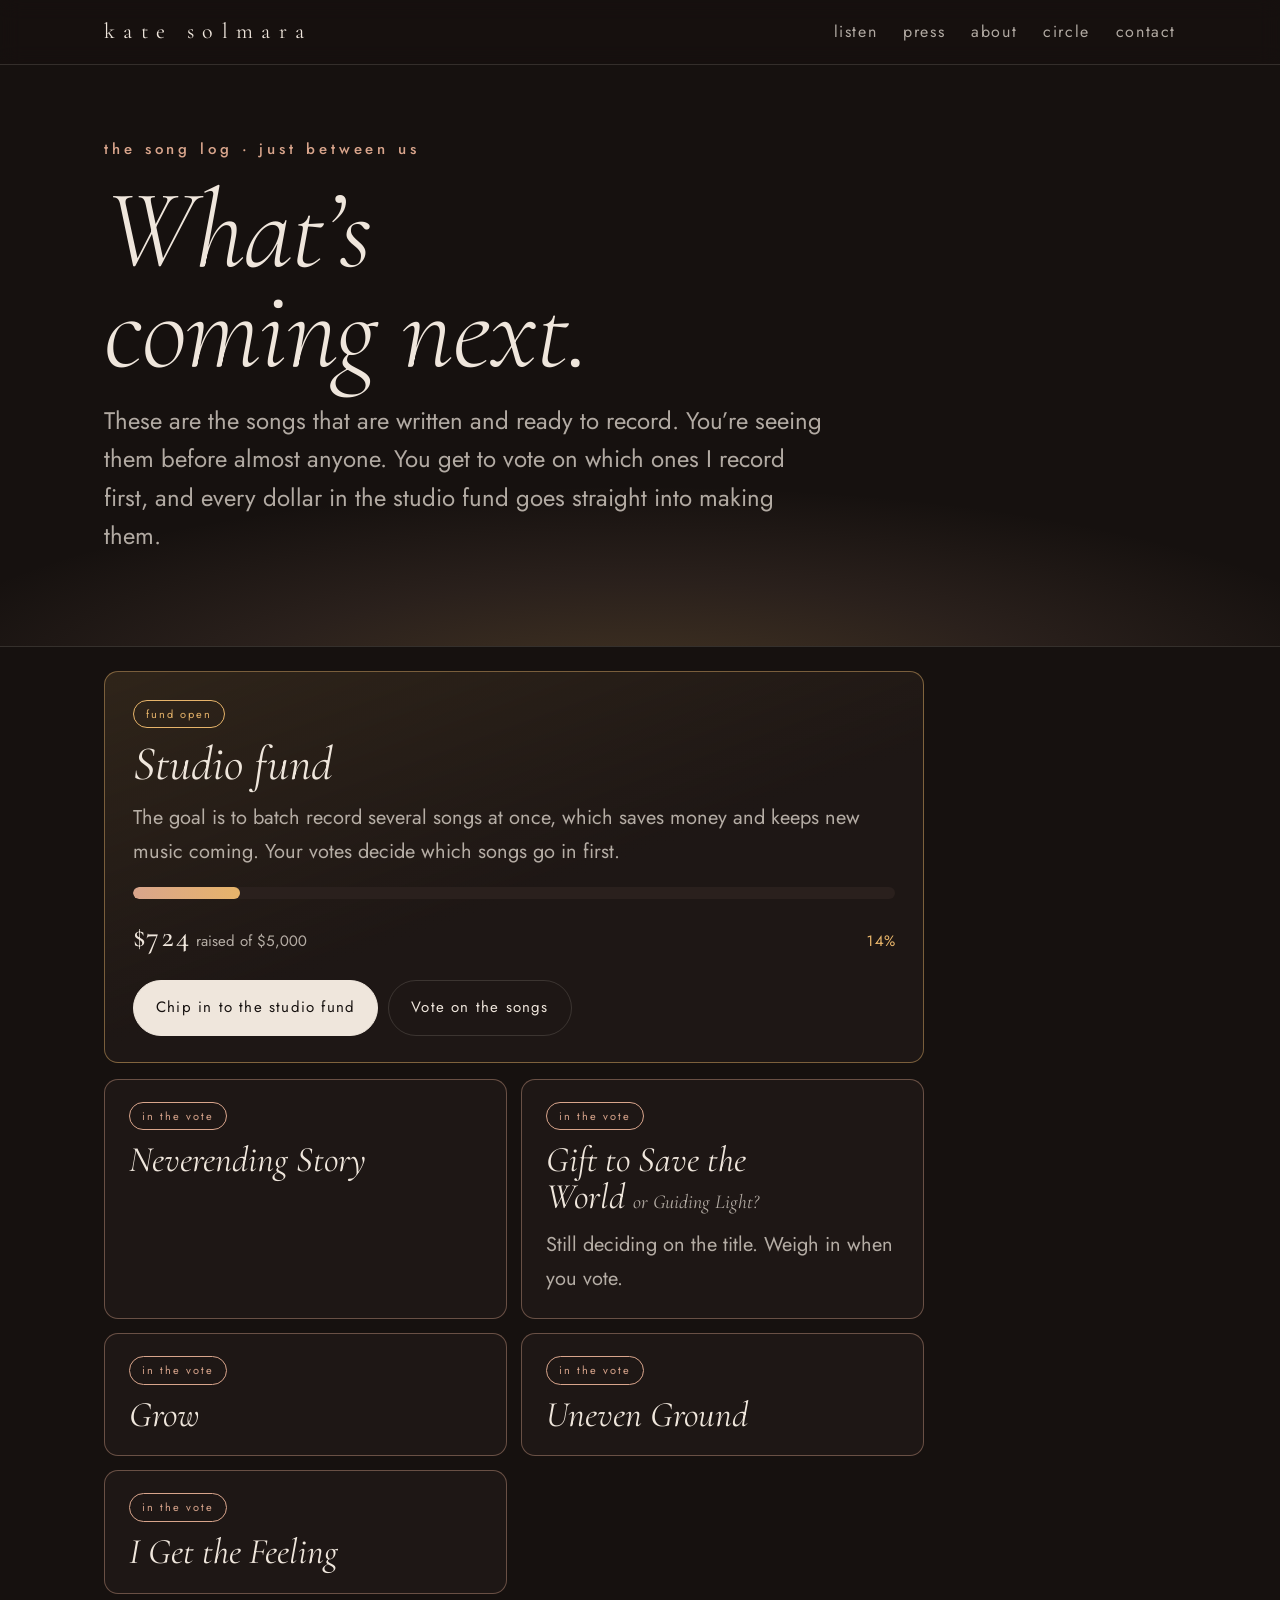
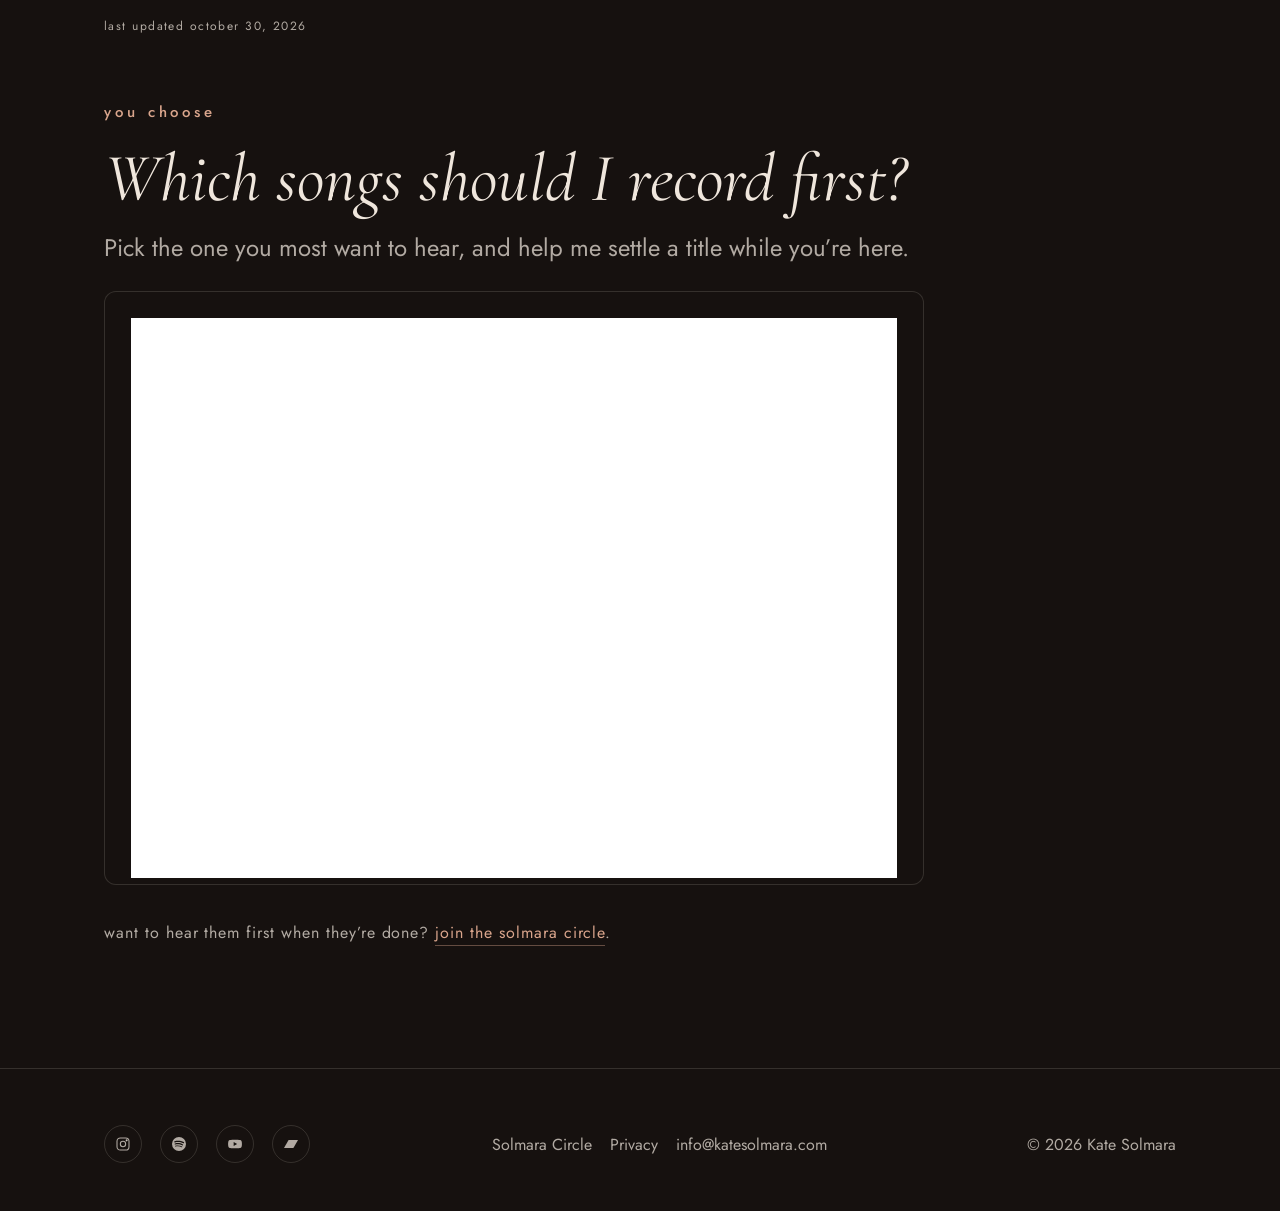
<file: songlog/index.html>
<!doctype html>
<html lang="en">
<head>
<meta charset="utf-8">
<meta name="viewport" content="width=device-width,initial-scale=1,viewport-fit=cover">
<title>The Song Log | Kate Solmara</title>
<meta name="description" content="The songs Kate Solmara is ready to record next, and how you can help bring them to life.">
<meta name="robots" content="noindex">
<meta property="og:type" content="website">
<meta property="og:site_name" content="Kate Solmara">
<meta property="og:title" content="The Song Log | Kate Solmara">
<meta property="og:description" content="The songs Kate Solmara is ready to record next, and how you can help bring them to life.">
<meta property="og:url" content="https://katesolmara.com/songlog/">
<meta property="og:image" content="https://katesolmara.com/og.jpg">
<meta property="og:image:width" content="1200"><meta property="og:image:height" content="630">
<meta name="twitter:card" content="summary_large_image">
<meta name="theme-color" content="#16110f">
<meta name="color-scheme" content="dark">
<link rel="icon" href="../favicon.svg" type="image/svg+xml">
<link rel="icon" href="../favicon.png" type="image/png" sizes="192x192">
<link rel="apple-touch-icon" href="../apple-touch-icon.png">
<link rel="stylesheet" href="/assets/fonts/fonts.css">
<link rel="stylesheet" href="../assets/site.css?v=1793415902">
</head>
<body>
<a class="skip" href="#main">Skip to content</a>

<header class="top">
  <div class="wrap">
    <a class="mark" href="../" aria-label="Kate Solmara, home">kate solmara</a>
    <button class="menu-btn" aria-label="Menu" aria-expanded="false" aria-controls="nav"><svg width="22" height="22" viewBox="0 0 24 24" fill="none" stroke="currentColor" stroke-width="1.5"><path d="M3 7h18M3 12h18M3 17h18"/></svg></button>
    <ul class="nav" id="nav">
      <li><a href="../#listen">listen</a></li>
      <li><a href="../#press">press</a></li>
      <li><a href="../#about">about</a></li>
      <li><a href="../circle/">circle</a></li>
      <li><a href="../#contact">contact</a></li>
    </ul>
  </div>
</header>

<main id="main">
<div class="hero" style="padding-bottom:56px">
  <div class="wrap" style="grid-template-columns:1fr">
    <div style="max-width:720px">
      <span class="eyebrow">the song log &middot; just between us</span>
      <h1 style="font-size:clamp(60px,9vw,112px)">What&rsquo;s coming next.</h1>
      <p class="lede" style="margin-top:20px">These are the songs that are written and ready to record. You&rsquo;re seeing them before almost anyone. You get to vote on which ones I record first, and every dollar in the studio fund goes straight into making them.</p>
    </div>
  </div>
</div>

<section style="padding-top:24px">
  <div class="wrap">
    <div class="songs" id="songs"></div>
    <div class="vote" id="vote">
      <span class="eyebrow">you choose</span>
      <h2>Which songs should I record first?</h2>
      <p class="lede" style="margin-top:16px">Pick the one you most want to hear, and help me settle a title while you&rsquo;re here.</p>
      <div class="panel" style="margin-top:24px">
        <iframe class="tally" data-tally-src="https://tally.so/embed/laBebV?alignLeft=1&amp;hideTitle=1&amp;transparentBackground=1&amp;dynamicHeight=1&amp;source=songlog" loading="lazy" title="Vote for the next Kate Solmara song"></iframe>
      </div>
    </div>
    <p class="also" style="margin-top:34px">Want to hear them first when they&rsquo;re done? <a class="textlink" href="../circle/">Join the Solmara Circle</a>.</p>
  </div>
</section>

<script>
// ===== Edit the song log here =====
// status: "funding" (shows the progress bar), "ready" (written, waiting its turn), "recorded", "released"
window.SONGLOG = {
  updated: "October 30, 2026",
  supportUrl: "https://www.paypal.com/ncp/payment/QY9HHDEDWUB3A",
  fund: { label: "Studio fund", raised: 724, goal: 5000,
          note: "The goal is to batch record several songs at once, which saves money and keeps new music coming. Your votes decide which songs go in first." },
  songs: [
    { title: "Neverending Story", status: "vote" },
    { title: "Gift to Save the World", alt: "Guiding Light", status: "vote",
      note: "Still deciding on the title. Weigh in when you vote." },
    { title: "Grow", status: "vote" },
    { title: "Uneven Ground", status: "vote" },
    { title: "I Get the Feeling", status: "vote" }
  ]
};
</script>

</main>

<footer>
  <div class="wrap">
    <ul class="socials">
      <li><a href="https://www.instagram.com/katesolmara" target="_blank" rel="noopener" aria-label="Instagram"><svg viewBox="0 0 24 24" fill="none" stroke="currentColor" stroke-width="1.6"><rect x="3" y="3" width="18" height="18" rx="5"/><circle cx="12" cy="12" r="4"/><circle cx="17.5" cy="6.5" r=".8" fill="currentColor"/></svg></a></li>
      <li><a href="https://open.spotify.com/artist/51fHBymmKGVNOI3jFbUg5y" target="_blank" rel="noopener" aria-label="Spotify"><svg viewBox="0 0 24 24" fill="currentColor"><path d="M12 1.5a10.5 10.5 0 1 0 0 21 10.5 10.5 0 0 0 0-21Zm4.82 15.15a.65.65 0 0 1-.9.22c-2.46-1.5-5.55-1.84-9.2-1.01a.66.66 0 0 1-.29-1.28c3.99-.91 7.42-.52 10.17 1.16.31.19.41.6.22.91Zm1.28-2.86a.82.82 0 0 1-1.12.27c-2.82-1.73-7.11-2.23-10.44-1.22a.82.82 0 1 1-.47-1.57c3.8-1.15 8.53-.59 11.77 1.4.38.24.5.74.26 1.12Zm.11-2.97C14.83 8.8 9.27 8.62 6.05 9.6a.98.98 0 1 1-.57-1.88c3.7-1.12 9.84-.9 13.72 1.4a.98.98 0 0 1-1 1.7Z"/></svg></a></li>
      <li><a href="https://youtube.com/@katesolmara" target="_blank" rel="noopener" aria-label="YouTube"><svg viewBox="0 0 24 24" fill="currentColor"><path d="M22 8.2a3 3 0 0 0-2.1-2.1C18 5.6 12 5.6 12 5.6s-6 0-7.9.5A3 3 0 0 0 2 8.2 31 31 0 0 0 1.6 12 31 31 0 0 0 2 15.8a3 3 0 0 0 2.1 2.1c1.9.5 7.9.5 7.9.5s6 0 7.9-.5a3 3 0 0 0 2.1-2.1c.4-1.2.4-3.8.4-3.8s0-2.6-.4-3.8ZM10 15V9l5.2 3L10 15Z"/></svg></a></li>
      <li><a href="https://katesolmara.bandcamp.com/" target="_blank" rel="noopener" aria-label="Bandcamp"><svg viewBox="0 0 24 24" fill="currentColor"><path d="M8.4 6h14.1l-6.9 12H1.5z"/></svg></a></li>
    </ul>
    <nav><a href="../circle/">Solmara Circle</a><a href="../privacy/">Privacy</a><a href="mailto:info@katesolmara.com">info@katesolmara.com</a></nav>
    <span>&copy; 2026 Kate Solmara</span>
  </div>
</footer>

<script src="../assets/site.js?v=1793415902" defer></script>
<!-- Cloudflare Web Analytics --><script defer src="https://static.cloudflareinsights.com/beacon.min.js" data-cf-beacon='{"token": "7d9aa6a9686b418c93f069ccfbeac514"}'></script><!-- End Cloudflare Web Analytics -->
</body>
</html>
</file>
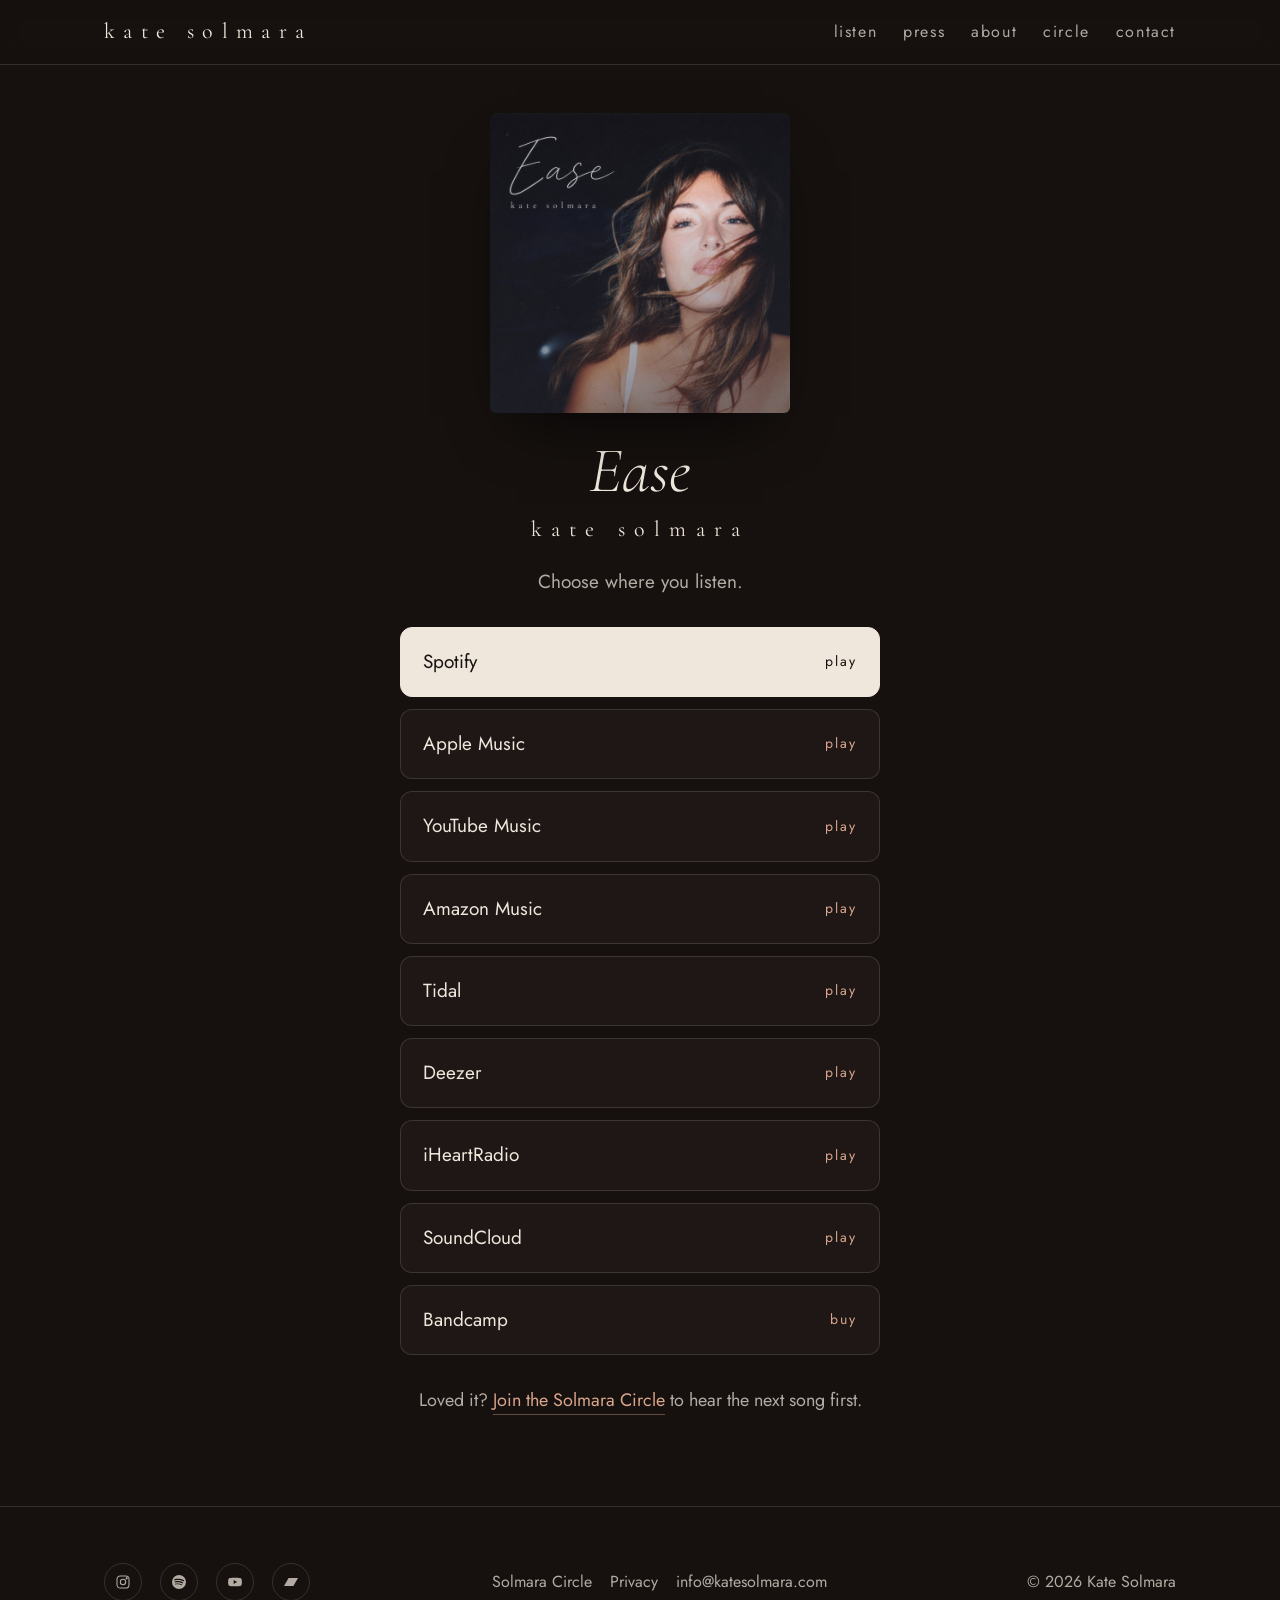
<file: streaming/index.html>
<!doctype html>
<html lang="en">
<head>
<meta charset="utf-8">
<meta name="viewport" content="width=device-width,initial-scale=1,viewport-fit=cover">
<title>Listen to Ease | Kate Solmara</title>
<meta name="description" content="Listen to &ldquo;Ease&rdquo; by Kate Solmara on Spotify, Apple Music, YouTube Music, Amazon Music and more.">
<link rel="canonical" href="https://katesolmara.com/streaming/">
<meta property="og:type" content="website">
<meta property="og:site_name" content="Kate Solmara">
<meta property="og:title" content="Listen to Ease | Kate Solmara">
<meta property="og:description" content="Listen to &ldquo;Ease&rdquo; by Kate Solmara on Spotify, Apple Music, YouTube Music, Amazon Music and more.">
<meta property="og:url" content="https://katesolmara.com/streaming/">
<meta property="og:image" content="https://katesolmara.com/og.jpg">
<meta property="og:image:width" content="1200"><meta property="og:image:height" content="630">
<meta name="twitter:card" content="summary_large_image">
<meta name="theme-color" content="#16110f">
<meta name="color-scheme" content="dark">
<link rel="icon" href="../favicon.svg" type="image/svg+xml">
<link rel="icon" href="../favicon.png" type="image/png" sizes="192x192">
<link rel="apple-touch-icon" href="../apple-touch-icon.png">
<link rel="stylesheet" href="/assets/fonts/fonts.css">
<link rel="stylesheet" href="../assets/site.css?v=1793415902">
</head>
<body>
<a class="skip" href="#main">Skip to content</a>

<header class="top">
  <div class="wrap">
    <a class="mark" href="../" aria-label="Kate Solmara, home">kate solmara</a>
    <button class="menu-btn" aria-label="Menu" aria-expanded="false" aria-controls="nav"><svg width="22" height="22" viewBox="0 0 24 24" fill="none" stroke="currentColor" stroke-width="1.5"><path d="M3 7h18M3 12h18M3 17h18"/></svg></button>
    <ul class="nav" id="nav">
      <li><a href="../#listen">listen</a></li>
      <li><a href="../#press">press</a></li>
      <li><a href="../#about">about</a></li>
      <li><a href="../circle/">circle</a></li>
      <li><a href="../#contact">contact</a></li>
    </ul>
  </div>
</header>

<main id="main">
<div class="linkpage">
  <img class="lp-art" src="../img/ease-cover.jpg" width="1400" height="1400" alt="Ease single cover art by Kate Solmara">
  <h1 class="lp-title">Ease</h1>
  <p class="lp-sub">kate solmara</p>
  <p class="lp-note">Choose where you listen.</p>
  <div class="lp-list">
    <a class="lp-btn primary" href="https://open.spotify.com/track/4dL2Sv9Ds2yweuXFF7PB9Z" target="_blank" rel="noopener"><span>Spotify</span><em>Play</em></a>
    <a class="lp-btn" href="https://music.apple.com/us/album/ease-single/6783796052" target="_blank" rel="noopener"><span>Apple Music</span><em>Play</em></a>
    <a class="lp-btn" href="https://youtube.com/playlist?list=OLAK5uy_np-Cn9tp_U005yZtq_b2IC5vSrduQ6R5E" target="_blank" rel="noopener"><span>YouTube Music</span><em>Play</em></a>
    <a class="lp-btn" href="https://music.amazon.com/artists/B0H6DNCQPR" target="_blank" rel="noopener"><span>Amazon Music</span><em>Play</em></a>
    <a class="lp-btn" href="https://tidal.com/artist/81512999" target="_blank" rel="noopener"><span>Tidal</span><em>Play</em></a>
    <a class="lp-btn" href="https://www.deezer.com/album/1012095591" target="_blank" rel="noopener"><span>Deezer</span><em>Play</em></a>
    <a class="lp-btn" href="https://www.iheart.com/artist/id-51142712/albums/id-411497838" target="_blank" rel="noopener"><span>iHeartRadio</span><em>Play</em></a>
    <a class="lp-btn" href="https://soundcloud.com/kate-solmara/ease" target="_blank" rel="noopener"><span>SoundCloud</span><em>Play</em></a>
    <a class="lp-btn" href="https://katesolmara.bandcamp.com/track/ease" target="_blank" rel="noopener"><span>Bandcamp</span><em>Buy</em></a>
  </div>
  <p class="lp-foot">Loved it? <a class="textlink" href="../circle/">Join the Solmara Circle</a> to hear the next song first.</p>
</div>

</main>

<footer>
  <div class="wrap">
    <ul class="socials">
      <li><a href="https://www.instagram.com/katesolmara" target="_blank" rel="noopener" aria-label="Instagram"><svg viewBox="0 0 24 24" fill="none" stroke="currentColor" stroke-width="1.6"><rect x="3" y="3" width="18" height="18" rx="5"/><circle cx="12" cy="12" r="4"/><circle cx="17.5" cy="6.5" r=".8" fill="currentColor"/></svg></a></li>
      <li><a href="https://open.spotify.com/artist/51fHBymmKGVNOI3jFbUg5y" target="_blank" rel="noopener" aria-label="Spotify"><svg viewBox="0 0 24 24" fill="currentColor"><path d="M12 1.5a10.5 10.5 0 1 0 0 21 10.5 10.5 0 0 0 0-21Zm4.82 15.15a.65.65 0 0 1-.9.22c-2.46-1.5-5.55-1.84-9.2-1.01a.66.66 0 0 1-.29-1.28c3.99-.91 7.42-.52 10.17 1.16.31.19.41.6.22.91Zm1.28-2.86a.82.82 0 0 1-1.12.27c-2.82-1.73-7.11-2.23-10.44-1.22a.82.82 0 1 1-.47-1.57c3.8-1.15 8.53-.59 11.77 1.4.38.24.5.74.26 1.12Zm.11-2.97C14.83 8.8 9.27 8.62 6.05 9.6a.98.98 0 1 1-.57-1.88c3.7-1.12 9.84-.9 13.72 1.4a.98.98 0 0 1-1 1.7Z"/></svg></a></li>
      <li><a href="https://youtube.com/@katesolmara" target="_blank" rel="noopener" aria-label="YouTube"><svg viewBox="0 0 24 24" fill="currentColor"><path d="M22 8.2a3 3 0 0 0-2.1-2.1C18 5.6 12 5.6 12 5.6s-6 0-7.9.5A3 3 0 0 0 2 8.2 31 31 0 0 0 1.6 12 31 31 0 0 0 2 15.8a3 3 0 0 0 2.1 2.1c1.9.5 7.9.5 7.9.5s6 0 7.9-.5a3 3 0 0 0 2.1-2.1c.4-1.2.4-3.8.4-3.8s0-2.6-.4-3.8ZM10 15V9l5.2 3L10 15Z"/></svg></a></li>
      <li><a href="https://katesolmara.bandcamp.com/" target="_blank" rel="noopener" aria-label="Bandcamp"><svg viewBox="0 0 24 24" fill="currentColor"><path d="M8.4 6h14.1l-6.9 12H1.5z"/></svg></a></li>
    </ul>
    <nav><a href="../circle/">Solmara Circle</a><a href="../privacy/">Privacy</a><a href="mailto:info@katesolmara.com">info@katesolmara.com</a></nav>
    <span>&copy; 2026 Kate Solmara</span>
  </div>
</footer>

<script src="../assets/site.js?v=1793415902" defer></script>
<!-- Cloudflare Web Analytics --><script defer src="https://static.cloudflareinsights.com/beacon.min.js" data-cf-beacon='{"token": "7d9aa6a9686b418c93f069ccfbeac514"}'></script><!-- End Cloudflare Web Analytics -->
</body>
</html>
</file>
<file: assets/fonts/fonts.css>
/* Self-hosted fonts (no Google requests). Source: Fontsource, SIL Open Font License. */
@font-face{font-family:"Cormorant Garamond";font-style:normal;font-weight:400;font-display:swap;src:url(cormorant-garamond-latin-400-normal.woff2) format("woff2");unicode-range:U+0000-00FF, U+0131, U+0152-0153, U+02BB-02BC, U+02C6, U+02DA, U+02DC, U+0304, U+0308, U+0329, U+2000-206F, U+20AC, U+2122, U+2191, U+2193, U+2212, U+2215, U+FEFF, U+FFFD}
@font-face{font-family:"Cormorant Garamond";font-style:normal;font-weight:400;font-display:swap;src:url(cormorant-garamond-latin-ext-400-normal.woff2) format("woff2");unicode-range:U+0100-02BA, U+02BD-02C5, U+02C7-02CC, U+02CE-02D7, U+02DD-02FF, U+0304, U+0308, U+0329, U+1D00-1DBF, U+1E00-1E9F, U+1EF2-1EFF, U+2020, U+20A0-20AB, U+20AD-20C0, U+2113, U+2C60-2C7F, U+A720-A7FF}
@font-face{font-family:"Cormorant Garamond";font-style:normal;font-weight:500;font-display:swap;src:url(cormorant-garamond-latin-500-normal.woff2) format("woff2");unicode-range:U+0000-00FF, U+0131, U+0152-0153, U+02BB-02BC, U+02C6, U+02DA, U+02DC, U+0304, U+0308, U+0329, U+2000-206F, U+20AC, U+2122, U+2191, U+2193, U+2212, U+2215, U+FEFF, U+FFFD}
@font-face{font-family:"Cormorant Garamond";font-style:normal;font-weight:500;font-display:swap;src:url(cormorant-garamond-latin-ext-500-normal.woff2) format("woff2");unicode-range:U+0100-02BA, U+02BD-02C5, U+02C7-02CC, U+02CE-02D7, U+02DD-02FF, U+0304, U+0308, U+0329, U+1D00-1DBF, U+1E00-1E9F, U+1EF2-1EFF, U+2020, U+20A0-20AB, U+20AD-20C0, U+2113, U+2C60-2C7F, U+A720-A7FF}
@font-face{font-family:"Cormorant Garamond";font-style:italic;font-weight:300;font-display:swap;src:url(cormorant-garamond-latin-300-italic.woff2) format("woff2");unicode-range:U+0000-00FF, U+0131, U+0152-0153, U+02BB-02BC, U+02C6, U+02DA, U+02DC, U+0304, U+0308, U+0329, U+2000-206F, U+20AC, U+2122, U+2191, U+2193, U+2212, U+2215, U+FEFF, U+FFFD}
@font-face{font-family:"Cormorant Garamond";font-style:italic;font-weight:300;font-display:swap;src:url(cormorant-garamond-latin-ext-300-italic.woff2) format("woff2");unicode-range:U+0100-02BA, U+02BD-02C5, U+02C7-02CC, U+02CE-02D7, U+02DD-02FF, U+0304, U+0308, U+0329, U+1D00-1DBF, U+1E00-1E9F, U+1EF2-1EFF, U+2020, U+20A0-20AB, U+20AD-20C0, U+2113, U+2C60-2C7F, U+A720-A7FF}
@font-face{font-family:"Cormorant Garamond";font-style:italic;font-weight:400;font-display:swap;src:url(cormorant-garamond-latin-400-italic.woff2) format("woff2");unicode-range:U+0000-00FF, U+0131, U+0152-0153, U+02BB-02BC, U+02C6, U+02DA, U+02DC, U+0304, U+0308, U+0329, U+2000-206F, U+20AC, U+2122, U+2191, U+2193, U+2212, U+2215, U+FEFF, U+FFFD}
@font-face{font-family:"Cormorant Garamond";font-style:italic;font-weight:400;font-display:swap;src:url(cormorant-garamond-latin-ext-400-italic.woff2) format("woff2");unicode-range:U+0100-02BA, U+02BD-02C5, U+02C7-02CC, U+02CE-02D7, U+02DD-02FF, U+0304, U+0308, U+0329, U+1D00-1DBF, U+1E00-1E9F, U+1EF2-1EFF, U+2020, U+20A0-20AB, U+20AD-20C0, U+2113, U+2C60-2C7F, U+A720-A7FF}
@font-face{font-family:"Jost";font-style:normal;font-weight:400;font-display:swap;src:url(jost-latin-400-normal.woff2) format("woff2");unicode-range:U+0000-00FF, U+0131, U+0152-0153, U+02BB-02BC, U+02C6, U+02DA, U+02DC, U+0304, U+0308, U+0329, U+2000-206F, U+20AC, U+2122, U+2191, U+2193, U+2212, U+2215, U+FEFF, U+FFFD}
@font-face{font-family:"Jost";font-style:normal;font-weight:400;font-display:swap;src:url(jost-latin-ext-400-normal.woff2) format("woff2");unicode-range:U+0100-02BA, U+02BD-02C5, U+02C7-02CC, U+02CE-02D7, U+02DD-02FF, U+0304, U+0308, U+0329, U+1D00-1DBF, U+1E00-1E9F, U+1EF2-1EFF, U+2020, U+20A0-20AB, U+20AD-20C0, U+2113, U+2C60-2C7F, U+A720-A7FF}
@font-face{font-family:"Jost";font-style:normal;font-weight:500;font-display:swap;src:url(jost-latin-500-normal.woff2) format("woff2");unicode-range:U+0000-00FF, U+0131, U+0152-0153, U+02BB-02BC, U+02C6, U+02DA, U+02DC, U+0304, U+0308, U+0329, U+2000-206F, U+20AC, U+2122, U+2191, U+2193, U+2212, U+2215, U+FEFF, U+FFFD}
@font-face{font-family:"Jost";font-style:normal;font-weight:500;font-display:swap;src:url(jost-latin-ext-500-normal.woff2) format("woff2");unicode-range:U+0100-02BA, U+02BD-02C5, U+02C7-02CC, U+02CE-02D7, U+02DD-02FF, U+0304, U+0308, U+0329, U+1D00-1DBF, U+1E00-1E9F, U+1EF2-1EFF, U+2020, U+20A0-20AB, U+20AD-20C0, U+2113, U+2C60-2C7F, U+A720-A7FF}
</file>
<file: assets/site.css>
/* Kate Solmara · site styles */
:root{
  --night:#16110f;      /* from the Ease cover */
  --night-2:#1e1715;
  --night-3:#2a201d;
  --cream:#efe6dc;
  --cream-dim:rgba(239,230,220,.72);
  --cream-faint:rgba(239,230,220,.14);
  --rose:#d9a58c;       /* warm lip/skin tone from the cover */
  --sun:#e7b46a;        /* "sol" */
  --sea:#6f8f95;        /* "mar" */
  --display:"Cormorant Garamond",Georgia,"Times New Roman",serif;
  --sans:"Jost",system-ui,-apple-system,"Segoe UI",sans-serif;
  --wrap:1120px;
}
*{box-sizing:border-box}
html{scroll-behavior:smooth;-webkit-text-size-adjust:100%}
body{margin:0;background:var(--night);color:var(--cream);font-family:var(--sans);font-size:17px;line-height:1.65;font-weight:400;-webkit-font-smoothing:antialiased}
img{max-width:100%;height:auto;display:block}
a{color:inherit}
p{margin:0 0 1em}
h1,h2,h3{font-family:var(--display);font-weight:500;margin:0;line-height:1.02;text-wrap:balance}
h2{font-size:clamp(40px,6vw,64px);font-style:italic;font-weight:400}
h3{font-size:26px;font-weight:500}
.wrap{max-width:var(--wrap);margin:0 auto;padding:0 24px}
.eyebrow{font-size:12px;letter-spacing:.32em;text-transform:lowercase;color:var(--rose);font-weight:500;margin:0 0 18px;display:block}
.lede{font-size:clamp(18px,2.1vw,21px);color:var(--cream-dim);max-width:34em}
.skip{position:absolute;left:-999px;top:0;background:var(--cream);color:var(--night);padding:10px 14px;z-index:99}
.skip:focus{left:12px;top:12px}
:focus-visible{outline:2px solid var(--rose);outline-offset:3px;border-radius:2px}

/* header */
.top{position:sticky;top:0;z-index:20;background:rgba(22,17,15,.82);backdrop-filter:blur(10px);-webkit-backdrop-filter:blur(10px);border-bottom:1px solid var(--cream-faint)}
.top .wrap{display:flex;align-items:center;justify-content:space-between;height:64px;gap:16px}
.mark{font-family:var(--display);font-size:21px;letter-spacing:.38em;text-transform:lowercase;text-decoration:none;white-space:nowrap;color:var(--cream)}
.nav{display:flex;gap:26px;list-style:none;margin:0;padding:0;font-size:13px;letter-spacing:.14em;text-transform:lowercase}
.nav a{text-decoration:none;color:var(--cream-dim);transition:color .2s}
.nav a:hover,.nav a[aria-current]{color:var(--cream)}
.menu-btn{display:none;background:none;border:0;color:var(--cream);padding:8px;cursor:pointer}
@media (max-width:760px){
  .menu-btn{display:block}
  .nav{position:absolute;top:64px;left:0;right:0;flex-direction:column;gap:0;background:var(--night);border-bottom:1px solid var(--cream-faint);display:none}
  .nav.open{display:flex}
  .nav a{display:block;padding:16px 24px;border-top:1px solid var(--cream-faint);font-size:15px}
}

/* buttons */
.btn{display:inline-flex;align-items:center;gap:10px;padding:14px 22px;border-radius:999px;text-decoration:none;font-size:14px;letter-spacing:.08em;border:1px solid var(--cream-faint);transition:background .2s,color .2s,border-color .2s;white-space:nowrap}
.btn:hover{border-color:var(--cream)}
.btn.solid{background:var(--cream);color:var(--night);border-color:var(--cream)}
.btn.solid:hover{background:#fff}
.btn svg{width:18px;height:18px;flex:none}
.btns{display:flex;flex-wrap:wrap;gap:10px}
.textlink{color:var(--rose);text-decoration:none;border-bottom:1px solid rgba(217,165,140,.4);padding-bottom:1px}
.textlink:hover{border-color:var(--rose)}

/* stage: full-width photo hero with a fade */
.stage{position:relative;min-height:min(860px,88vh);display:flex;align-items:center;background-color:var(--night);background-image:linear-gradient(90deg,var(--night) 0%,var(--night) 30%,rgba(22,17,15,.82) 44%,rgba(22,17,15,.25) 64%,rgba(22,17,15,0) 80%),linear-gradient(0deg,var(--night) 0%,rgba(22,17,15,0) 22%),url(../img/hero-bg.jpg);background-size:auto,auto,auto 100%;background-position:center,center,right center;background-repeat:no-repeat;padding:80px 0}
.stage .wrap{width:100%}
.stage-copy{max-width:460px}
.stage h1.script{line-height:0;margin:8px 0 10px}
.stage h1.script img{width:min(340px,80%);height:auto;margin-left:-4px}
.stage .by{font-family:var(--display);font-size:24px;letter-spacing:.42em;margin:0 0 40px;color:var(--cream)}
.btn.wide{width:100%;justify-content:center;padding:17px 22px;font-size:15px;border-radius:10px}
.small{font-size:14px;color:var(--cream-dim);margin:16px 0 0}
.small a{color:var(--cream);text-decoration:none;border-bottom:1px solid var(--cream-faint)}
.small a:hover{border-color:var(--cream)}
.press-line{margin-top:34px}
@media (max-width:860px){
  .stage{min-height:auto;align-items:flex-end;padding:0 0 48px;background-image:linear-gradient(0deg,var(--night) 0%,var(--night) 30%,rgba(22,17,15,.6) 52%,rgba(22,17,15,0) 72%),url(../img/hero-bg.jpg);background-size:auto,cover;background-position:center,62% top}
  .stage .wrap{padding-top:min(78vw,460px)}
}

/* hero */
.hero{position:relative;overflow:hidden;padding:72px 0 96px}
.hero::after{content:"";position:absolute;left:-10%;right:-10%;bottom:-260px;height:420px;background:radial-gradient(closest-side,rgba(231,180,106,.22),rgba(217,165,140,.10) 55%,transparent);pointer-events:none}
.hero .wrap{position:relative;z-index:1;display:grid;grid-template-columns:1.05fr .95fr;gap:56px;align-items:center}
.hero h1{font-size:clamp(96px,15vw,190px);font-style:italic;font-weight:300;letter-spacing:-.01em;line-height:.9;margin:0 0 6px}
.hero h1.script{line-height:0;margin:0 0 14px}
.hero h1.script img{width:min(440px,78%);height:auto;margin-left:-6px}
.hero .by{font-size:14px;letter-spacing:.5em;text-transform:lowercase;color:var(--cream-dim);margin:0 0 28px}
.hero .lede{margin-bottom:34px}
.cover{position:relative}
.cover img{width:100%;aspect-ratio:1;object-fit:cover;border-radius:4px;box-shadow:0 40px 80px -30px rgba(0,0,0,.8)}
.cover figcaption{font-size:12px;letter-spacing:.14em;color:var(--cream-dim);margin-top:14px;text-transform:lowercase}
@media (max-width:860px){
  .hero{padding:40px 0 72px}
  .hero .wrap{grid-template-columns:1fr;gap:36px}
  .cover{max-width:460px}
}

/* sections */
section{padding:104px 0;border-top:1px solid var(--cream-faint)}
.split{display:grid;grid-template-columns:1fr 1fr;gap:64px;align-items:start}
@media (max-width:860px){section{padding:76px 0}.split{grid-template-columns:1fr;gap:40px}}
.head{margin-bottom:44px}
.head p{color:var(--cream-dim);margin-top:16px;max-width:36em}

/* listen */
.player{border-radius:12px;overflow:hidden;background:var(--night-2)}
.player iframe{display:block;width:100%;height:352px;border:0}
.credits{margin:28px 0 0;padding:0;list-style:none;font-size:14px;color:var(--cream-dim);display:grid;gap:6px}
.credits b{color:var(--cream);font-weight:500}
.stats{display:flex;flex-wrap:wrap;gap:34px;margin:30px 0 0;padding:26px 0 0;border-top:1px solid var(--cream-faint)}
.stat strong{display:block;font-family:var(--display);font-size:40px;font-weight:400;line-height:1}
.stat span{font-size:13px;color:var(--cream-dim);letter-spacing:.04em}

/* press */
.feature-quote{font-family:var(--display);font-style:italic;font-weight:400;font-size:clamp(46px,8vw,96px);line-height:1;margin:0 0 18px}
.feature-cite{font-size:13px;letter-spacing:.24em;text-transform:lowercase;color:var(--rose)}
.quotes{display:grid;grid-template-columns:repeat(3,1fr);gap:1px;background:var(--cream-faint);border:1px solid var(--cream-faint);margin-top:64px}
.q{background:var(--night);padding:30px 26px 28px;display:flex;flex-direction:column;gap:14px}
.q blockquote{margin:0;font-family:var(--display);font-size:24px;line-height:1.2;font-style:italic}
.q .src{margin-top:auto;display:flex;justify-content:space-between;align-items:baseline;gap:12px;font-size:12px;letter-spacing:.16em;text-transform:lowercase;color:var(--cream-dim)}
.q .src a{color:var(--rose);text-decoration:none;white-space:nowrap}
.q .src a:hover{text-decoration:underline}
.also{margin-top:26px;font-size:13px;letter-spacing:.12em;color:var(--cream-dim);text-transform:lowercase}
@media (max-width:900px){.quotes{grid-template-columns:1fr 1fr}}
@media (max-width:600px){.quotes{grid-template-columns:1fr}}

/* help */
.hero-press{margin:26px 0 0;font-size:14px;color:var(--cream-dim);letter-spacing:.02em}
.hero-press a{color:var(--cream);text-decoration:none;border-bottom:1px solid var(--cream-faint)}
.hero-press a:hover{border-color:var(--cream)}
.hero-press+.hero-circle{margin-top:10px}
.hero-circle{margin:26px 0 0;font-size:15px;color:var(--cream-dim)}
.ways{display:grid;grid-template-columns:repeat(3,1fr);gap:14px}
.way{display:flex;flex-direction:column;gap:8px;text-align:left;font:inherit;color:inherit;background:var(--night-2);border:1px solid var(--cream-faint);border-radius:12px;padding:24px 22px 22px;text-decoration:none;cursor:pointer;transition:border-color .2s,transform .2s}
.way:hover{border-color:var(--rose);transform:translateY(-2px)}
.way .n{font-family:var(--display);font-style:italic;font-size:22px;color:var(--rose);line-height:1}
.way b{font-weight:500;font-size:18px;line-height:1.3}
.way small{color:var(--cream-dim);font-size:14px;line-height:1.55}
.way .go{margin-top:auto;padding-top:10px;font-size:13px;letter-spacing:.06em;color:var(--rose)}
.way-warm{background:linear-gradient(160deg,rgba(231,180,106,.16),rgba(217,165,140,.06) 60%,var(--night-2));border-color:rgba(231,180,106,.35)}
@media (max-width:900px){.ways{grid-template-columns:1fr 1fr}}
@media (max-width:560px){.ways{grid-template-columns:1fr}}

/* note */
.cover-art{margin:0}
.cover-art img{width:100%;border-radius:4px;box-shadow:0 30px 60px -30px rgba(0,0,0,.8)}
.quotes.three{grid-template-columns:repeat(3,1fr)}
@media (max-width:900px){.quotes.three{grid-template-columns:1fr}}
.helps{list-style:none;margin:34px 0 0;padding:0;display:grid;gap:0;border-top:1px solid var(--cream-faint)}
.helps a,.helps button{display:flex;flex-direction:column;gap:2px;width:100%;text-align:left;font:inherit;color:inherit;background:none;border:0;border-bottom:1px solid var(--cream-faint);padding:16px 0;text-decoration:none;cursor:pointer}
.helps b{font-weight:500;font-size:16px}
.helps b::after{content:" \2192";color:var(--rose);transition:margin .2s}
.helps a:hover b::after,.helps button:hover b::after{margin-left:6px}
.helps span{font-size:14px;color:var(--cream-dim)}
.quiet{padding:56px 0;text-align:center}
.quiet p{color:var(--cream-dim);margin:0 auto;max-width:44em}
.note{background:var(--night-2)}
.letter{max-width:640px}
.letter p{font-family:var(--display);font-size:clamp(22px,2.6vw,27px);line-height:1.4;color:var(--cream);margin:0 0 .8em}
.letter .sig{font-style:italic;font-size:34px;color:var(--rose);margin-top:.4em}

/* about */
.portrait img{width:100%;aspect-ratio:4/3;object-fit:cover;border-radius:4px;filter:saturate(.9)}
.about p{color:var(--cream-dim)}
.about p:first-of-type{font-family:var(--display);font-size:clamp(26px,3vw,32px);line-height:1.25;color:var(--cream)}

/* circle */
.circle{background:linear-gradient(180deg,var(--night) 0%,var(--night-2) 100%)}
.panel{background:var(--night);border:1px solid var(--cream-faint);border-radius:12px;padding:26px 26px 6px}
.tally{width:100%;height:470px;border:0;display:block}
.support{margin-top:36px;padding-top:26px;border-top:1px solid var(--cream-faint);color:var(--cream-dim);font-size:15px}

/* press kit band */
.kit{background:var(--cream);color:var(--night)}
.kit .eyebrow{color:#9a5f47}
.kit h2{color:var(--night)}
.kit p{color:rgba(22,17,15,.72)}
.kit .btn{border-color:rgba(22,17,15,.25);color:var(--night)}
.kit .btn:hover{border-color:var(--night)}
.kit .btn.solid{background:var(--night);color:var(--cream);border-color:var(--night)}
.kitlist{list-style:none;margin:0;padding:0;display:grid;grid-template-columns:1fr 1fr;gap:10px 24px;font-size:15px}
.kitlist li{padding-left:18px;position:relative}
.kitlist li::before{content:"";position:absolute;left:0;top:.7em;width:6px;height:6px;border-radius:50%;background:#9a5f47}
@media (max-width:600px){.kitlist{grid-template-columns:1fr}}

/* contact */
.contact .tally{height:720px}

/* footer */
footer{border-top:1px solid var(--cream-faint);padding:56px 0 48px;font-size:13px;color:var(--cream-dim)}
footer .wrap{display:flex;flex-wrap:wrap;justify-content:space-between;gap:24px;align-items:center}
.socials{display:flex;gap:18px;list-style:none;margin:0;padding:0}
.socials a{display:inline-flex;width:38px;height:38px;border:1px solid var(--cream-faint);border-radius:50%;align-items:center;justify-content:center;transition:border-color .2s}
.socials a:hover{border-color:var(--cream)}
.socials svg{width:16px;height:16px}
footer nav a{color:var(--cream-dim);text-decoration:none;margin-right:18px}
footer nav a:hover{color:var(--cream)}

/* EPK */
.epk-hero{padding:64px 0 56px}
.epk-hero .wrap{display:grid;grid-template-columns:280px 1fr;gap:44px;align-items:center}
.epk-hero img{border-radius:4px;width:100%;aspect-ratio:1;object-fit:cover}
.epk-hero h1{font-size:clamp(54px,8vw,92px);font-style:italic;font-weight:300}
@media (max-width:760px){.epk-hero .wrap{grid-template-columns:1fr}.epk-hero img{max-width:240px}}
.facts{display:grid;grid-template-columns:repeat(auto-fill,minmax(210px,1fr));gap:1px;background:var(--cream-faint);border:1px solid var(--cream-faint)}
.fact{background:var(--night);padding:18px 20px}
.fact dt{font-size:11px;letter-spacing:.22em;text-transform:lowercase;color:var(--rose);margin-bottom:6px}
.fact dd{margin:0;font-size:16px}
.fact dd code{font-family:ui-monospace,SFMono-Regular,Menlo,monospace;font-size:15px;letter-spacing:.04em}
.copy{background:none;border:1px solid var(--cream-faint);color:var(--cream-dim);border-radius:999px;font:inherit;font-size:11px;letter-spacing:.12em;padding:3px 10px;margin-left:8px;cursor:pointer;vertical-align:2px}
.copy:hover{color:var(--cream);border-color:var(--cream)}
.dl{display:grid;grid-template-columns:repeat(auto-fill,minmax(250px,1fr));gap:14px}
.file{display:flex;gap:16px;align-items:center;padding:18px 20px;border:1px solid var(--cream-faint);border-radius:10px;text-decoration:none;transition:border-color .2s,background .2s}
.file:hover{border-color:var(--rose);background:var(--night-2)}
.file .ic{width:42px;height:42px;border-radius:50%;background:var(--night-3);display:flex;align-items:center;justify-content:center;flex:none;color:var(--rose)}
.file .ic svg{width:18px;height:18px}
.file b{display:block;font-weight:500;font-size:15px}
.file small{color:var(--cream-dim);font-size:12px;letter-spacing:.04em}
.file.primary{border-color:var(--rose)}
.audio{width:100%;margin:6px 0 0}
.bio{border:1px solid var(--cream-faint);border-radius:10px;padding:24px 26px;margin-bottom:16px}
.bio h3{font-family:var(--sans);font-size:12px;letter-spacing:.24em;text-transform:lowercase;color:var(--rose);font-weight:500;margin-bottom:12px;display:flex;justify-content:space-between;align-items:center}
.bio p{color:var(--cream-dim);margin:0}
.notes{color:var(--cream-dim);font-size:15px}
.notes li{margin-bottom:8px}

/* song log */
.songs{display:grid;gap:16px;max-width:820px}
.song{display:flex;flex-direction:column;gap:12px;background:var(--night-2);border:1px solid var(--cream-faint);border-radius:14px;padding:28px 28px 26px}
.song.is-funding{border-color:rgba(231,180,106,.45);background:linear-gradient(160deg,rgba(231,180,106,.12),var(--night-2) 55%)}
.song-top{display:flex;justify-content:space-between;align-items:center;gap:12px}
.song-n{font-family:var(--display);font-style:italic;font-size:24px;color:var(--rose);line-height:1}
.pill{font-size:11px;letter-spacing:.18em;text-transform:lowercase;border:1px solid var(--cream-faint);border-radius:999px;padding:4px 12px;color:var(--cream-dim)}
.is-funding .pill{border-color:var(--sun);color:var(--sun)}
.song h3{font-size:clamp(34px,5vw,48px);font-style:italic;font-weight:400}
.song h3 .alt{font-size:.55em;color:var(--cream-dim)}
.song p{color:var(--cream-dim);margin:0}
.bar{height:12px;border-radius:999px;background:var(--night-3);overflow:hidden;margin-top:6px}
.bar span{display:block;height:100%;border-radius:999px;background:linear-gradient(90deg,var(--rose),var(--sun));transition:width 1.2s ease}
.bar-meta{display:flex;align-items:baseline;gap:6px;font-size:15px;color:var(--cream-dim);font-variant-numeric:tabular-nums}
.bar-meta b{font-family:var(--display);font-size:30px;font-weight:500;color:var(--cream)}
.bar-meta span{margin-left:auto;color:var(--sun)}
.song .btn{align-self:flex-start;margin-top:6px}
.updated{font-size:12px;letter-spacing:.12em;color:var(--cream-dim);text-transform:lowercase;margin:6px 0 0}

/* simple pages */
.page{padding:72px 0 96px}
.page .wrap{max-width:760px}
.page h1{font-size:clamp(48px,7vw,76px);font-style:italic;font-weight:300;margin-bottom:20px}
.legal h2{font-family:var(--sans);font-style:normal;font-size:18px;font-weight:500;letter-spacing:.02em;margin:38px 0 10px}
.legal p,.legal li{color:var(--cream-dim)}
.legal a{color:var(--rose)}

@media (prefers-reduced-motion:reduce){html{scroll-behavior:auto}*{transition:none!important}}

/* ===== Readability pass: larger, calmer type ===== */
body{font-size:19px;line-height:1.7}
.eyebrow{font-size:14px;letter-spacing:.26em}
.lede{font-size:clamp(20px,2.2vw,23px);line-height:1.6}
h2{font-size:clamp(42px,6vw,68px)}
.nav{font-size:15px;letter-spacing:.1em}

.small{font-size:16px}
.btn{font-size:15px}
.btn.wide{font-size:17px;padding:19px 24px}
.stage .by{font-size:27px}
.q blockquote{font-size:27px}
.q .src{font-size:13px}
.also{font-size:15px;letter-spacing:.06em;line-height:1.8}
.helps b{font-size:18px}
.helps span{font-size:16px}
.quiet p{font-size:18px}
.letter p{font-size:clamp(23px,2.7vw,28px)}
footer{font-size:15px}
.fact dd{font-size:17px}
.fact dt{font-size:12px}
.file b{font-size:17px}
.file small{font-size:14px}
.bio p,.notes{font-size:17px}
.credits{font-size:16px}
.legal p,.legal li{font-size:18px}

/* ===== Motion ===== */
@keyframes rise{from{opacity:0;transform:translateY(18px)}to{opacity:1;transform:none}}
@keyframes drift{from{background-size:auto,auto,auto 106%}to{background-size:auto,auto,auto 100%}}
@keyframes write{from{clip-path:inset(0 100% 0 0)}to{clip-path:inset(0 0 0 0)}}
@keyframes glow{0%,100%{box-shadow:0 0 0 0 rgba(239,230,220,0)}50%{box-shadow:0 0 0 8px rgba(239,230,220,.08)}}
.stage{animation:drift 2.4s cubic-bezier(.2,.7,.2,1) both}
.stage .eyebrow{animation:rise .8s .1s both}
.stage h1.script img{animation:write 1.6s .35s cubic-bezier(.6,.1,.3,1) both}
.stage .by{animation:rise .9s 1.2s both}
.stage .btn.wide{animation:rise .9s 1.45s both,glow 3.2s 2.6s ease-in-out 2}
.stage .small{animation:rise .9s 1.65s both}
.js .reveal{opacity:0;transform:translateY(24px);transition:opacity .9s ease,transform .9s cubic-bezier(.2,.7,.2,1)}
.js .reveal.in{opacity:1;transform:none}
.q,.helps li,.file,.song{transition:transform .25s ease,border-color .25s ease}
@media (max-width:860px){.stage{animation:none}}
@media (prefers-reduced-motion:reduce){.stage,.stage *{animation:none!important}.js .reveal{opacity:1;transform:none}}

/* ===== Readability pass 2 ===== */
body{font-size:20px}
.lede{font-size:clamp(21px,2.3vw,24px)}
.small{font-size:17px}
.nav{font-size:16px}
.mark{font-size:22px}
.eyebrow{font-size:15px}
.q blockquote{font-size:30px}
.q .src{font-size:14px}
.also{font-size:16px}
.letter p{font-size:clamp(24px,2.8vw,30px)}
.helps b{font-size:19px}.helps span{font-size:17px}
footer{font-size:16px}
.stage .by{font-size:29px}
.feature-cite{font-size:15px}

/* ===== Link pages (/streaming, /links) ===== */
.linkpage{max-width:520px;margin:0 auto;padding:48px 20px 72px;text-align:center}
.lp-art{width:min(300px,72vw);margin:0 auto 26px;border-radius:6px;box-shadow:0 30px 60px -28px rgba(0,0,0,.85);animation:rise .8s both}
.lp-art.round{width:132px;height:132px;border-radius:50%;object-fit:cover;object-position:62% 30%}
.lp-title{font-family:var(--display);font-style:italic;font-weight:300;font-size:64px;line-height:1}
.lp-name{font-family:var(--display);font-weight:400;font-size:30px;letter-spacing:.38em;text-transform:lowercase;margin-left:.38em}
.lp-sub{font-family:var(--display);font-size:22px;letter-spacing:.42em;margin:8px 0 0}
.lp-note{color:var(--cream-dim);margin:18px 0 28px;font-size:19px}
.lp-list{display:grid;gap:12px;text-align:left}
.lp-btn{display:flex;justify-content:space-between;align-items:center;padding:18px 22px;border:1px solid var(--cream-faint);border-radius:12px;text-decoration:none;font-size:19px;background:var(--night-2);transition:border-color .2s,transform .2s,background .2s;animation:rise .6s both}
.lp-btn:hover{border-color:var(--rose);transform:translateY(-2px)}
.lp-btn em{font-style:normal;font-size:14px;letter-spacing:.14em;text-transform:lowercase;color:var(--rose)}
.lp-btn.primary{background:var(--cream);color:var(--night);border-color:var(--cream)}
.lp-btn.primary em{color:var(--night)}
.lp-list .lp-btn:nth-child(2){animation-delay:.05s}.lp-list .lp-btn:nth-child(3){animation-delay:.1s}.lp-list .lp-btn:nth-child(4){animation-delay:.15s}.lp-list .lp-btn:nth-child(5){animation-delay:.2s}.lp-list .lp-btn:nth-child(6){animation-delay:.25s}.lp-list .lp-btn:nth-child(n+7){animation-delay:.3s}
.lp-foot{margin-top:30px;color:var(--cream-dim);font-size:18px}

.song.is-vote{border-color:rgba(217,165,140,.4)}
.is-vote .pill{border-color:var(--rose);color:var(--rose)}
.vote{max-width:820px;margin-top:64px}
.vote .tally{height:560px}

.song-grid{display:grid;grid-template-columns:repeat(2,1fr);gap:14px}
.song.small-card{padding:22px 24px}
.song.small-card h3{font-size:clamp(28px,3.4vw,36px)}
@media (max-width:640px){.song-grid{grid-template-columns:1fr}}

/* reach strip */
.reach{display:grid;grid-template-columns:repeat(3,auto);justify-content:start;gap:12px 48px;margin-top:40px;padding-top:28px;border-top:1px solid var(--cream-faint)}
.reach strong{display:block;font-family:var(--display);font-weight:400;font-size:48px;line-height:1;color:var(--cream);font-variant-numeric:tabular-nums}
.reach span{font-size:15px;color:var(--cream-dim);letter-spacing:.04em}
@media (max-width:560px){.reach{grid-template-columns:1fr;gap:22px}}

.reception{margin:30px 0 0;max-width:34em;font-size:clamp(19px,2vw,21px);line-height:1.6;color:var(--cream-dim)}
.reception span{display:block;font-size:14px;letter-spacing:.26em;text-transform:lowercase;color:var(--rose);margin-bottom:8px}

/* song section: quote-led, no stat grid */
.note-quote{margin:40px 0 0;padding-top:30px;border-top:1px solid var(--cream-faint)}
.note-quote blockquote{margin:0;font-family:var(--display);font-style:italic;font-weight:300;font-size:clamp(34px,4.2vw,46px);line-height:1.15;color:var(--cream)}
.note-quote figcaption{margin-top:12px;font-size:14px;letter-spacing:.26em;text-transform:lowercase;color:var(--rose)}
.heard{margin:22px 0 0;max-width:30em;font-size:clamp(18px,1.9vw,20px);line-height:1.6;color:var(--cream-dim)}
</file>
